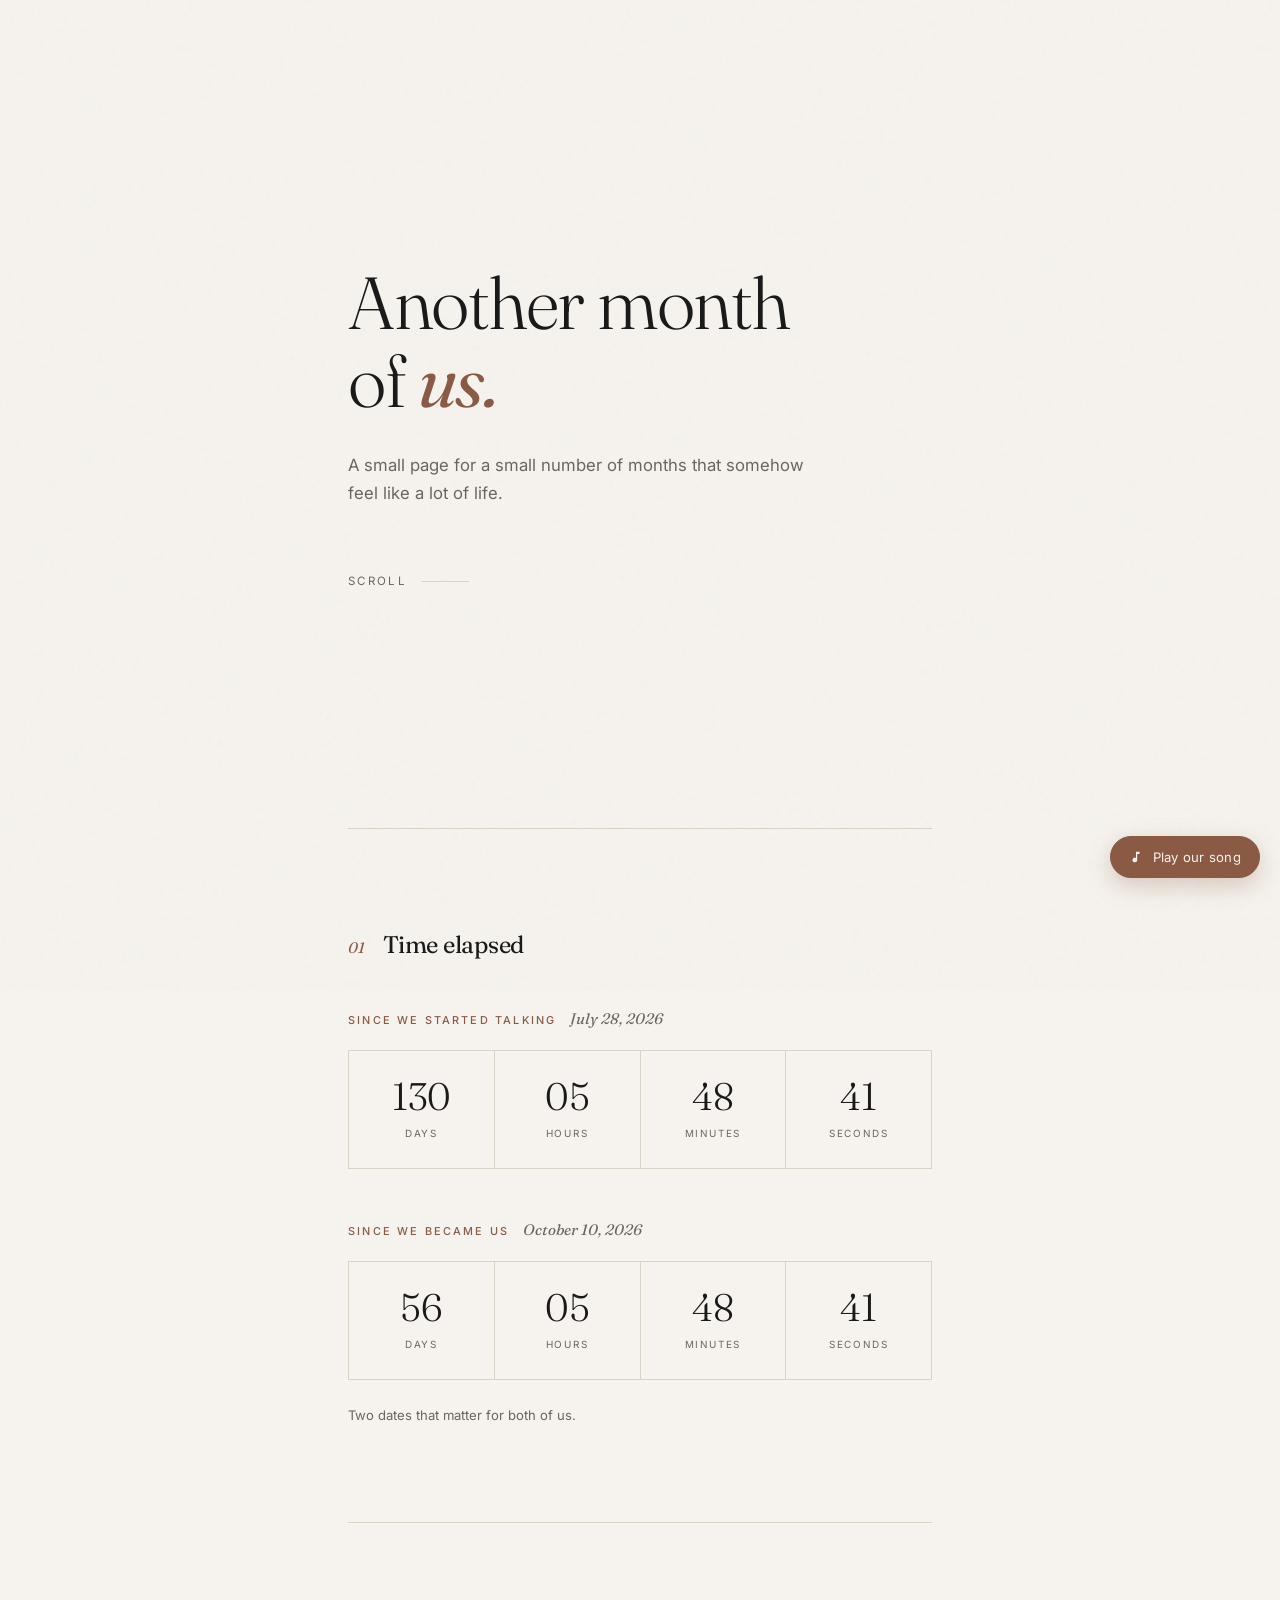
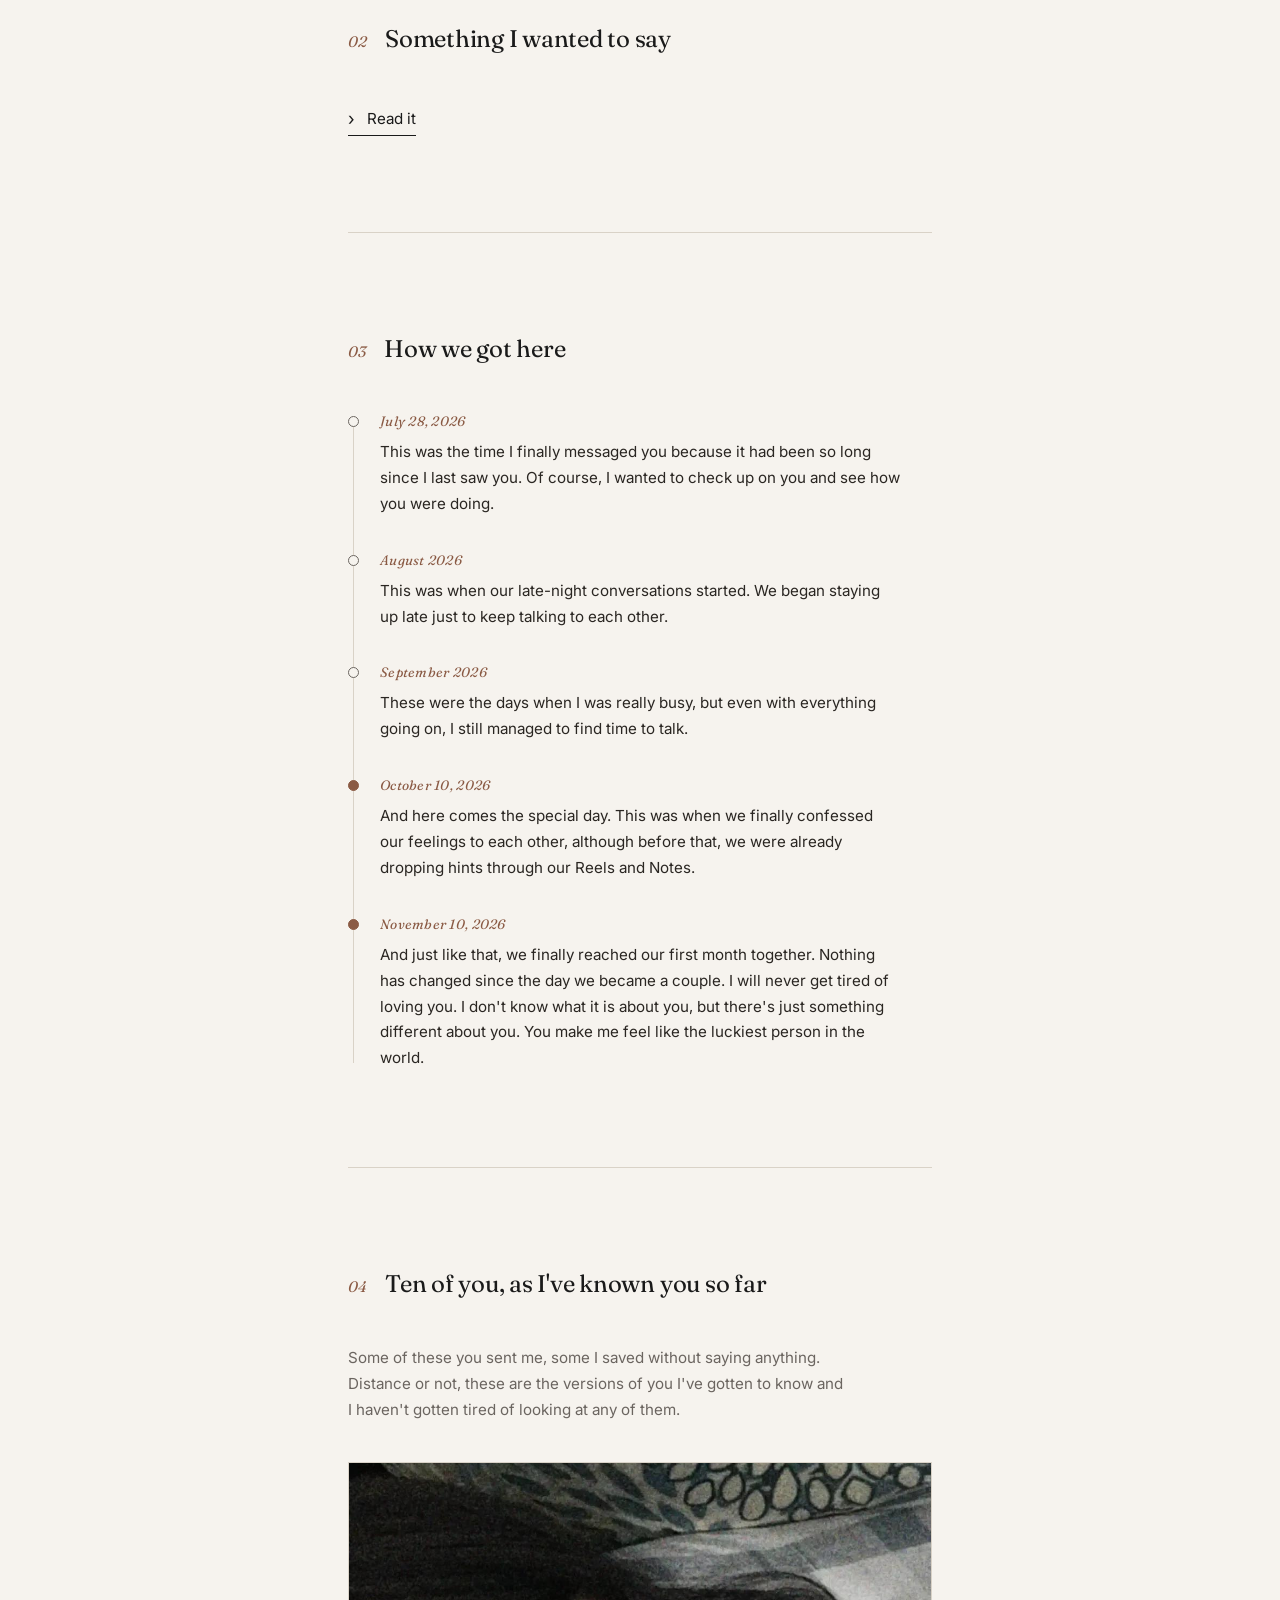
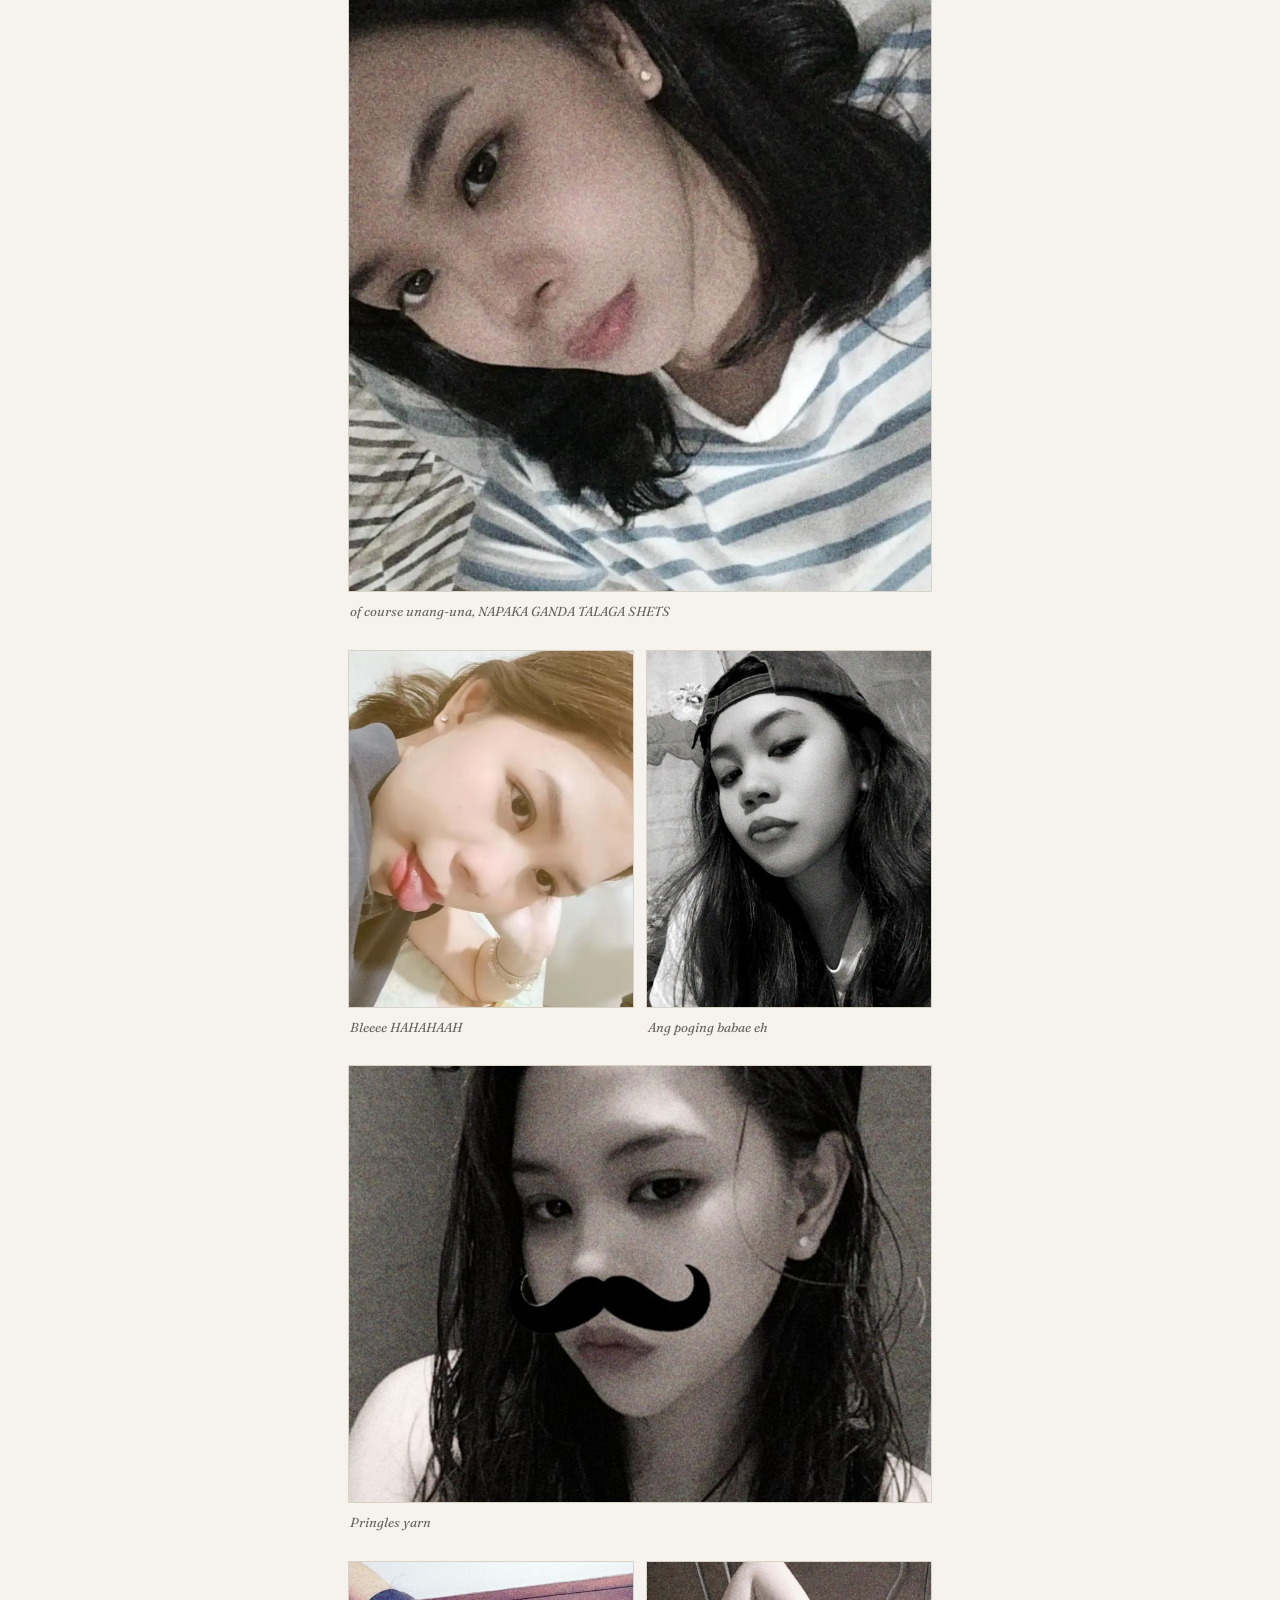
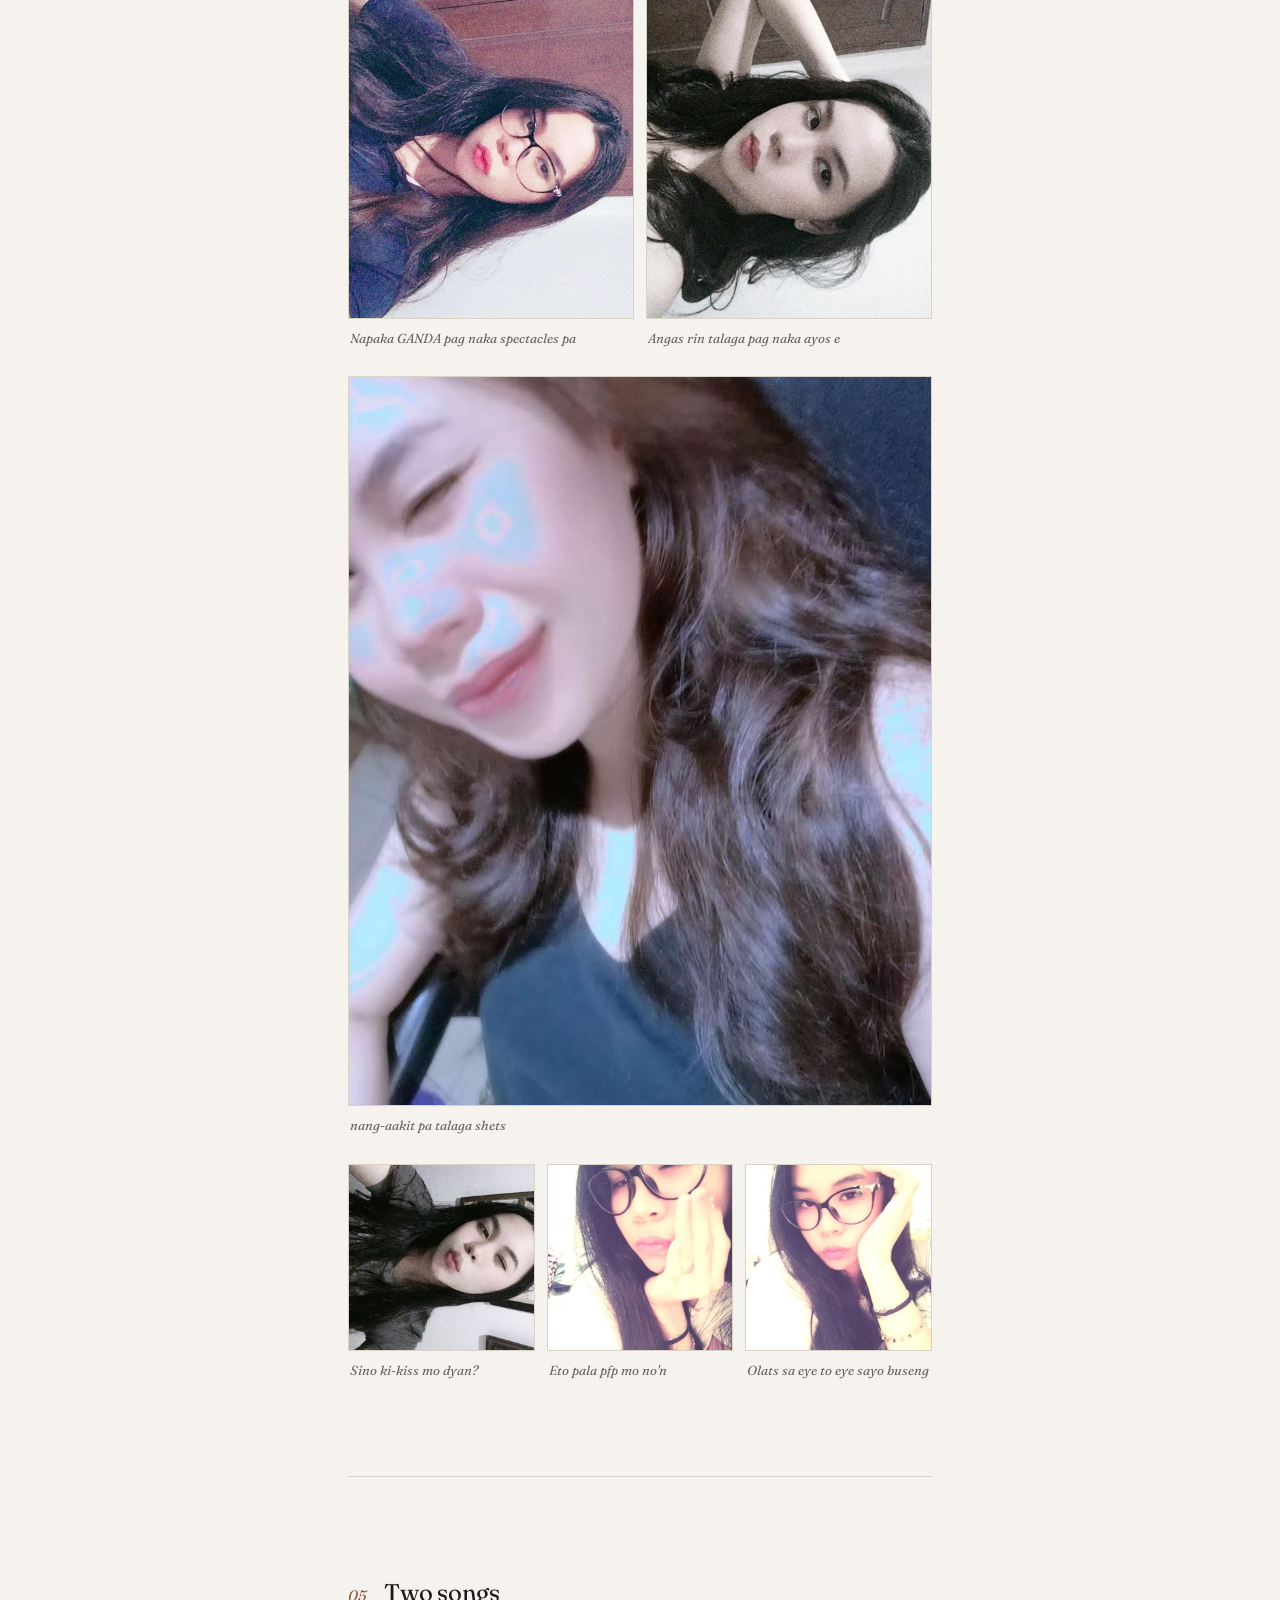
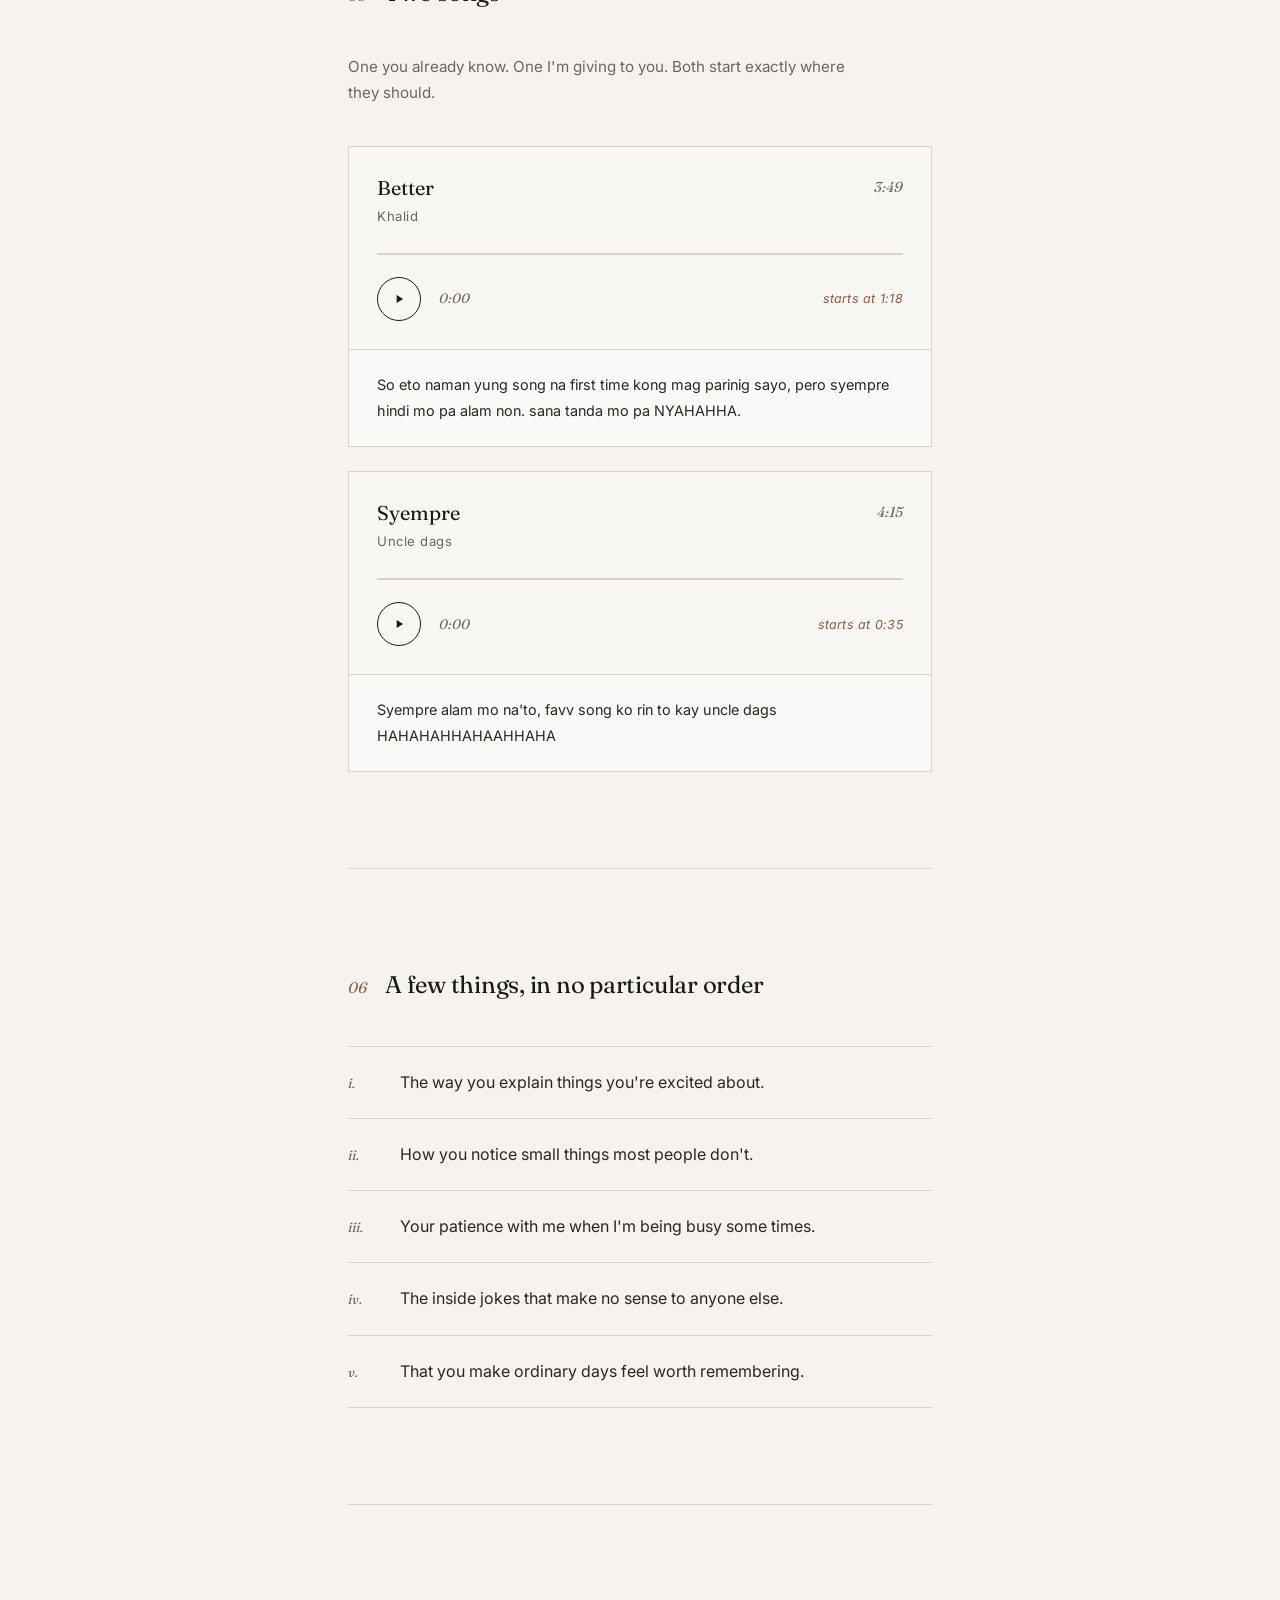
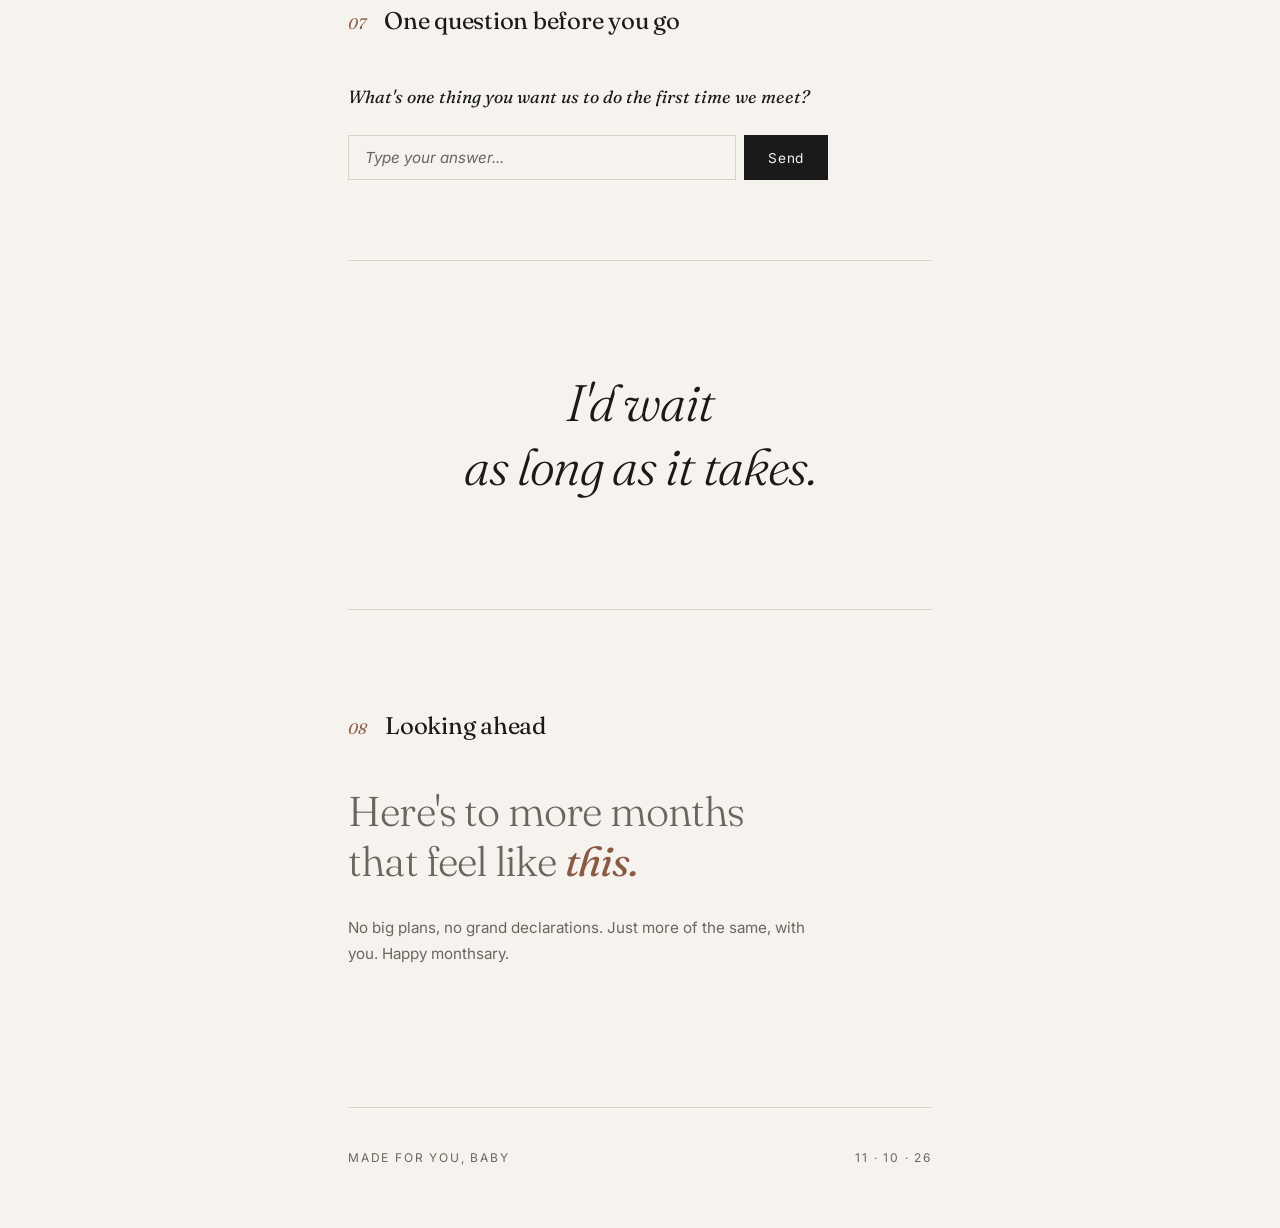
<file: index.html>
<!DOCTYPE html>
<html lang="en">
<head>
<meta charset="UTF-8">
<meta name="viewport" content="width=device-width, initial-scale=1.0">
<title>First month for us</title>
<link rel="preconnect" href="https://fonts.googleapis.com">
<link rel="preconnect" href="https://fonts.gstatic.com" crossorigin>
<link href="https://fonts.googleapis.com/css2?family=Fraunces:opsz,wght@9..144,300;9..144,400;9..144,500&family=Inter:wght@300;400;500&display=swap" rel="stylesheet">
<link rel="stylesheet" href="styles.css">
</head>
<body>

<!-- Reading progress bar -->
<div class="progress-track" aria-hidden="true">
  <div class="progress-fill" id="progressFill"></div>
</div>

<div class="wrap">

  <header class="hero">
    <div class="eyebrow"></div>
    <h1>Another month<br>of <em>us.</em></h1>
    <p class="lede">A small page for a small number of months that somehow feel like a lot of life.</p>
    <div class="scroll-cue">Scroll</div>
  </header>

  <!-- 01 COUNTER -->
  <section class="reveal">
    <div class="section-head">
      <span class="num">01</span>
      <h2>Time elapsed</h2>
    </div>

    <div class="time-group">
      <div class="time-label">
        <span class="tag">Since we started talking</span>
        <span class="date">July 28, 2026</span>
      </div>
      <div class="counter">
        <div class="cell"><span class="n flip-num" data-num="talk-d">0</span><span class="l">Days</span></div>
        <div class="cell"><span class="n flip-num" data-num="talk-h">0</span><span class="l">Hours</span></div>
        <div class="cell"><span class="n flip-num" data-num="talk-m">0</span><span class="l">Minutes</span></div>
        <div class="cell"><span class="n flip-num" data-num="talk-s">0</span><span class="l">Seconds</span></div>
      </div>
    </div>

    <div class="time-group">
      <div class="time-label">
        <span class="tag">Since we became us</span>
        <span class="date">October 10, 2026</span>
      </div>
      <div class="counter">
        <div class="cell"><span class="n flip-num" data-num="us-d">0</span><span class="l">Days</span></div>
        <div class="cell"><span class="n flip-num" data-num="us-h">0</span><span class="l">Hours</span></div>
        <div class="cell"><span class="n flip-num" data-num="us-m">0</span><span class="l">Minutes</span></div>
        <div class="cell"><span class="n flip-num" data-num="us-s">0</span><span class="l">Seconds</span></div>
      </div>
    </div>

    <p class="counter-note">
      Two dates that matter for both of us.
    </p>
  </section>

  <!-- 02 LETTER -->
  <section class="reveal">
    <div class="section-head">
      <span class="num">02</span>
      <h2>Something I wanted to say</h2>
    </div>
    <button class="letter-trigger" id="letterBtn" aria-expanded="false" aria-controls="letter">
      <span class="arrow">&rsaquo;</span>
      <span>Read it</span>
    </button>

    <div class="letter" id="letter">

      <div class="letter-toolbar">
        <button class="translate-btn" id="translateBtn" aria-pressed="false">
          <svg viewBox="0 0 24 24" aria-hidden="true">
            <path d="M12.87 15.07l-2.54-2.51.03-.03A17.52 17.52 0 0 0 14.07 6H17V4h-7V2H8v2H1v2h11.17C11.5 7.92 10.44 9.75 9 11.35 8.07 10.32 7.3 9.19 6.69 8h-2c.73 1.63 1.73 3.17 2.98 4.56l-5.09 5.02L4 19l5-5 3.11 3.11.76-2.04zM18.5 10h-2L12 22h2l1.12-3h4.75L21 22h2l-4.5-12zm-2.62 7l1.62-4.33L19.12 17h-3.24z"/>
          </svg>
          <span id="translateLabel">Translate to Tagalog</span>
        </button>
      </div>

      <div class="letter-content" data-lang="en">
        <p>Marianne,</p>
        <p>Baby, first of all, thank you for all the time you've been giving me. I think it all started when we kept having conversations with each other, even if it meant staying up late. Thank you because we wouldn't be like this if you hadn't made the first move back then. I was just too scared to say what I really felt, or in short, I was too shy HAHAHAHA.</p>
        <p>But anyway, here we are now, finally together, and I'm just really happy about it. It feels like I found a treasure chest HAHAHA.</p>
        <p>I'm also sorry if I can't give you the things you need right now, but I promise I'll make it up to you. I'll also be consistent in this relationship. I hope things between us never change and that we stay the way we are right now.</p>
        <p>And please, just tell me if there are things I say that are wrong so I can avoid saying them. Sometimes, I might go too far with the things I say without realizing that they're already wrong. I promise I'll keep changing and improving.</p>
        <p>That's all, and thank you so much for everything, I love you so much!</p>
        <p class="sign">— Chester</p>
      </div>

      <div class="letter-content" data-lang="tl" hidden>
        <p>Marianne,</p>
        <p>Baby, una sa lahat, thank you sa lahat ng time na binibigay mo sakin simula na siguro to nung sunod sunod na pag-uusap natin na puro puyatan pa, then thank you kasi hindi sana tayo ganto kung hindi pa ikaw nag first move non, parang takot pa kasi ako non sabihin talaga o in short torpe HAHAHAHA</p>
        <p>Pero so yun na nga andito na tayo sa time na naging tayo na which is para sakin sobrang saya and hindi ko lang na expect na ganto mangyayari, kasi sino ba naman diba ikaw pa talaga nagka gusto sakin tas ang ganda ganda mo pa aa, para akong nakakita ng treasure chest nyan HAHAHAHAHA</p>
        <p>Then sorry if sa ngayon hindi ko pa kaya ibigay yung mga things na need mo, pero promise babawi't babawi ako and then magiging consistent ako sa relationship natin na'to, huwag sana magbago kung ano tayo ngayon.</p>
        <p>And magsabi kalang if may mga bagay akong maling nasasabi para maiwasan ko kasi minsan o siguro sumosobra na rin ako sa mga sinasabi ko na mali na pala ganon, promise magbabago at magbabago ako.</p>
        <p>'Yun lang, baby. Thank you so much sa lahat, I love you so much!</p>
        <p class="sign">— Chester</p>
      </div>

    </div>
  </section>

  <!-- 03 TIMELINE -->
  <section class="reveal">
    <div class="section-head">
      <span class="num">03</span>
      <h2>How we got here</h2>
    </div>
    <div class="timeline">
      <div class="tl-item">
        <div class="tl-dot"></div>
        <div class="tl-date">July 28, 2026</div>
        <div class="tl-text">This was the time I finally messaged you because it had been so long since I last saw you. Of course, I wanted to check up on you and see how you were doing.</div>
      </div>
      <div class="tl-item">
        <div class="tl-dot"></div>
        <div class="tl-date">August 2026</div>
        <div class="tl-text">This was when our late-night conversations started. We began staying up late just to keep talking to each other.</div>
      </div>
      <div class="tl-item">
        <div class="tl-dot"></div>
        <div class="tl-date">September 2026</div>
        <div class="tl-text">These were the days when I was really busy, but even with everything going on, I still managed to find time to talk.</div>
      </div>
      <div class="tl-item">
        <div class="tl-dot accent"></div>
        <div class="tl-date">October 10, 2026</div>
        <div class="tl-text">And here comes the special day. This was when we finally confessed our feelings to each other, although before that, we were already dropping hints through our Reels and Notes.</div>
      </div>
      <div class="tl-item">
        <div class="tl-dot accent"></div>
        <div class="tl-date">November 10, 2026</div>
        <div class="tl-text">And just like that, we finally reached our first month together. Nothing has changed since the day we became a couple. I will never get tired of loving you. I don't know what it is about you, but there's just something different about you. You make me feel like the luckiest person in the world.</div>
      </div>
    </div>
  </section>

  <!-- 04 PHOTOS -->
  <section class="reveal">
    <div class="section-head">
      <span class="num">04</span>
      <h2>Ten of you, as I've known you so far</h2>
    </div>
    <p class="photo-intro">
      Some of these you sent me, some I saved without saying anything. Distance or not, these are the versions of you I've gotten to know and I haven't gotten tired of looking at any of them.
    </p>

    <div class="gallery">

      <div class="photo-row full">
        <div class="photo">
          <div class="photo-frame portrait">
            <img src="5.jpg" alt="Photo 1" data-lightbox data-caption="of course unang-una, NAPAKA GANDA TALAGA SHETS">
          </div>
          <p class="photo-cap">of course unang-una, NAPAKA GANDA TALAGA SHETS</p>
        </div>
      </div>

      <div class="photo-row duo">
        <div class="photo">
          <div class="photo-frame portrait">
            <img src="7.jpg" alt="Photo 2" data-lightbox data-caption="Bleeee HAHAHAAH">
          </div>
          <p class="photo-cap">Bleeee HAHAHAAH</p>
        </div>
        <div class="photo">
          <div class="photo-frame portrait">
            <img src="9.jpg" alt="Photo 3" data-lightbox data-caption="Ang poging babae eh">
          </div>
          <p class="photo-cap">Ang poging babae eh</p>
        </div>
      </div>

      <div class="photo-row full">
        <div class="photo">
          <div class="photo-frame wide">
            <img src="6.jpg" alt="Photo 4" data-lightbox data-caption="Pringles yarn">
          </div>
          <p class="photo-cap">Pringles yarn</p>
        </div>
      </div>

      <div class="photo-row duo">
        <div class="photo">
          <div class="photo-frame portrait">
            <img src="2.jpg" alt="Photo 5" data-lightbox data-caption="Napaka GANDA pag naka spectacles pa">
          </div>
          <p class="photo-cap">Napaka GANDA pag naka spectacles pa</p>
        </div>
        <div class="photo">
          <div class="photo-frame portrait">
            <img src="8.jpg" alt="Photo 6" data-lightbox data-caption="Angas rin talaga pag naka ayos e">
          </div>
          <p class="photo-cap">Angas rin talaga pag naka ayos e</p>
        </div>
      </div>

      <div class="photo-row full">
        <div class="photo">
          <div class="photo-frame portrait">
            <img src="1.jpg" alt="Photo 7" data-lightbox data-caption="nang-aakit pa talaga shets">
          </div>
          <p class="photo-cap">nang-aakit pa talaga shets</p>
        </div>
      </div>

      <div class="photo-row trio">
        <div class="photo">
          <div class="photo-frame square">
            <img src="3.jpg" alt="Photo 8" data-lightbox data-caption="Sino ki-kiss mo dyan?">
          </div>
          <p class="photo-cap">Sino ki-kiss mo dyan?</p>
        </div>
        <div class="photo">
          <div class="photo-frame square">
            <img src="4.jpg" alt="Photo 9" data-lightbox data-caption="Eto pala pfp mo no'n">
          </div>
          <p class="photo-cap">Eto pala pfp mo no'n</p>
        </div>
        <div class="photo">
          <div class="photo-frame square">
            <img src="10.jpg" alt="Photo 10" data-lightbox data-caption="Olats sa eye to eye sayo buseng">
          </div>
          <p class="photo-cap">Olats sa eye to eye sayo buseng</p>
        </div>
      </div>

    </div>
  </section>

  <!-- 05 MUSIC -->
  <section class="reveal">
    <div class="section-head">
      <span class="num">05</span>
      <h2>Two songs</h2>
    </div>
    <p class="music-intro">One you already know. One I'm giving to you. Both start exactly where they should.</p>

    <div class="track">
      <div class="track-player">
        <div class="music-meta">
          <div>
            <div class="music-title">Better</div>
            <div class="music-artist">Khalid</div>
          </div>
          <div class="music-duration" data-dur="track1">0:00</div>
        </div>

        <div class="progress-wrap" data-track="track1">
          <div class="progress-bar" data-bar="track1"></div>
        </div>

        <div class="controls">
          <button class="play-btn" data-play="track1" aria-label="Play">
            <svg data-icon="track1" viewBox="0 0 24 24"><path d="M8 5v14l11-7z"/></svg>
          </button>
          <span class="time" data-time="track1">0:00</span>
          <span class="start-hint" data-hint="track1"></span>
        </div>
      </div>

      <p class="music-note">
        So eto naman yung song na first time kong mag parinig sayo, pero syempre hindi mo pa alam non. sana tanda mo pa NYAHAHHA.
      </p>

      <audio id="track1" preload="metadata" src="Khalid - Better (Lyrics).mp3" data-start="1:18"></audio>
    </div>

    <div class="track">
      <div class="track-player">
        <div class="music-meta">
          <div>
            <div class="music-title">Syempre</div>
            <div class="music-artist">Uncle dags</div>
          </div>
          <div class="music-duration" data-dur="track2">0:00</div>
        </div>

        <div class="progress-wrap" data-track="track2">
          <div class="progress-bar" data-bar="track2"></div>
        </div>

        <div class="controls">
          <button class="play-btn" data-play="track2" aria-label="Play">
            <svg data-icon="track2" viewBox="0 0 24 24"><path d="M8 5v14l11-7z"/></svg>
          </button>
          <span class="time" data-time="track2">0:00</span>
          <span class="start-hint" data-hint="track2"></span>
        </div>
      </div>

      <p class="music-note">
        Syempre alam mo na'to, favv song ko rin to kay uncle dags HAHAHAHHAHAAHHAHA
      </p>

      <audio id="track2" preload="metadata" src="Willi Revillame - Syempre (Lyrics).mp3" data-start="35"></audio>
    </div>
  </section>

  <!-- 06 REASONS -->
  <section class="reveal">
    <div class="section-head">
      <span class="num">06</span>
      <h2>A few things, in no particular order</h2>
    </div>
    <ul class="reasons" id="reasons">
      <li><span class="idx">i.</span><span class="txt">The way you explain things you're excited about.</span></li>
      <li><span class="idx">ii.</span><span class="txt">How you notice small things most people don't.</span></li>
      <li><span class="idx">iii.</span><span class="txt">Your patience with me when I'm being busy some times.</span></li>
      <li><span class="idx">iv.</span><span class="txt">The inside jokes that make no sense to anyone else.</span></li>
      <li><span class="idx">v.</span><span class="txt">That you make ordinary days feel worth remembering.</span></li>
    </ul>
  </section>

  <!-- 07 QUESTION -->
  <section class="reveal question-section">
    <div class="section-head">
      <span class="num">07</span>
      <h2>One question before you go</h2>
    </div>
    <p class="question-text">What's one thing you want us to do the first time we meet?</p>
    <form class="question-form" id="questionForm">
      <input type="text" id="questionInput" placeholder="Type your answer..." autocomplete="off">
      <button type="submit">Send</button>
    </form>
    <p class="question-response" id="questionResponse" hidden>Noted. Consider it happening.</p>
  </section>

  <!-- CLOSING QUOTE -->
  <section class="closing-quote reveal">
    <p class="big-quote">I'd wait<br>as long as it takes.</p>
  </section>

  <!-- 08 CLOSING -->
  <section class="closing reveal">
    <div class="section-head">
      <span class="num">08</span>
      <h2>Looking ahead</h2>
    </div>
    <p class="big">Here's to more months<br>that feel like <em>this.</em></p>
    <p>No big plans, no grand declarations. Just more of the same, with you. Happy monthsary.</p>
  </section>

  <footer>
    <span>Made for you, Baby</span>
    <span>11 · 10 · 26</span>
  </footer>

</div>

<!-- FLOATING SONG PILL -->
<button class="song-pill" id="songPill" aria-label="Play our song">
  <svg viewBox="0 0 24 24" aria-hidden="true">
    <path d="M12 3v10.55A4 4 0 1 0 14 17V7h4V3h-6z"/>
  </svg>
  <span>Play our song</span>
</button>

<script src="script.js"></script>

</body>
</html>
</file>
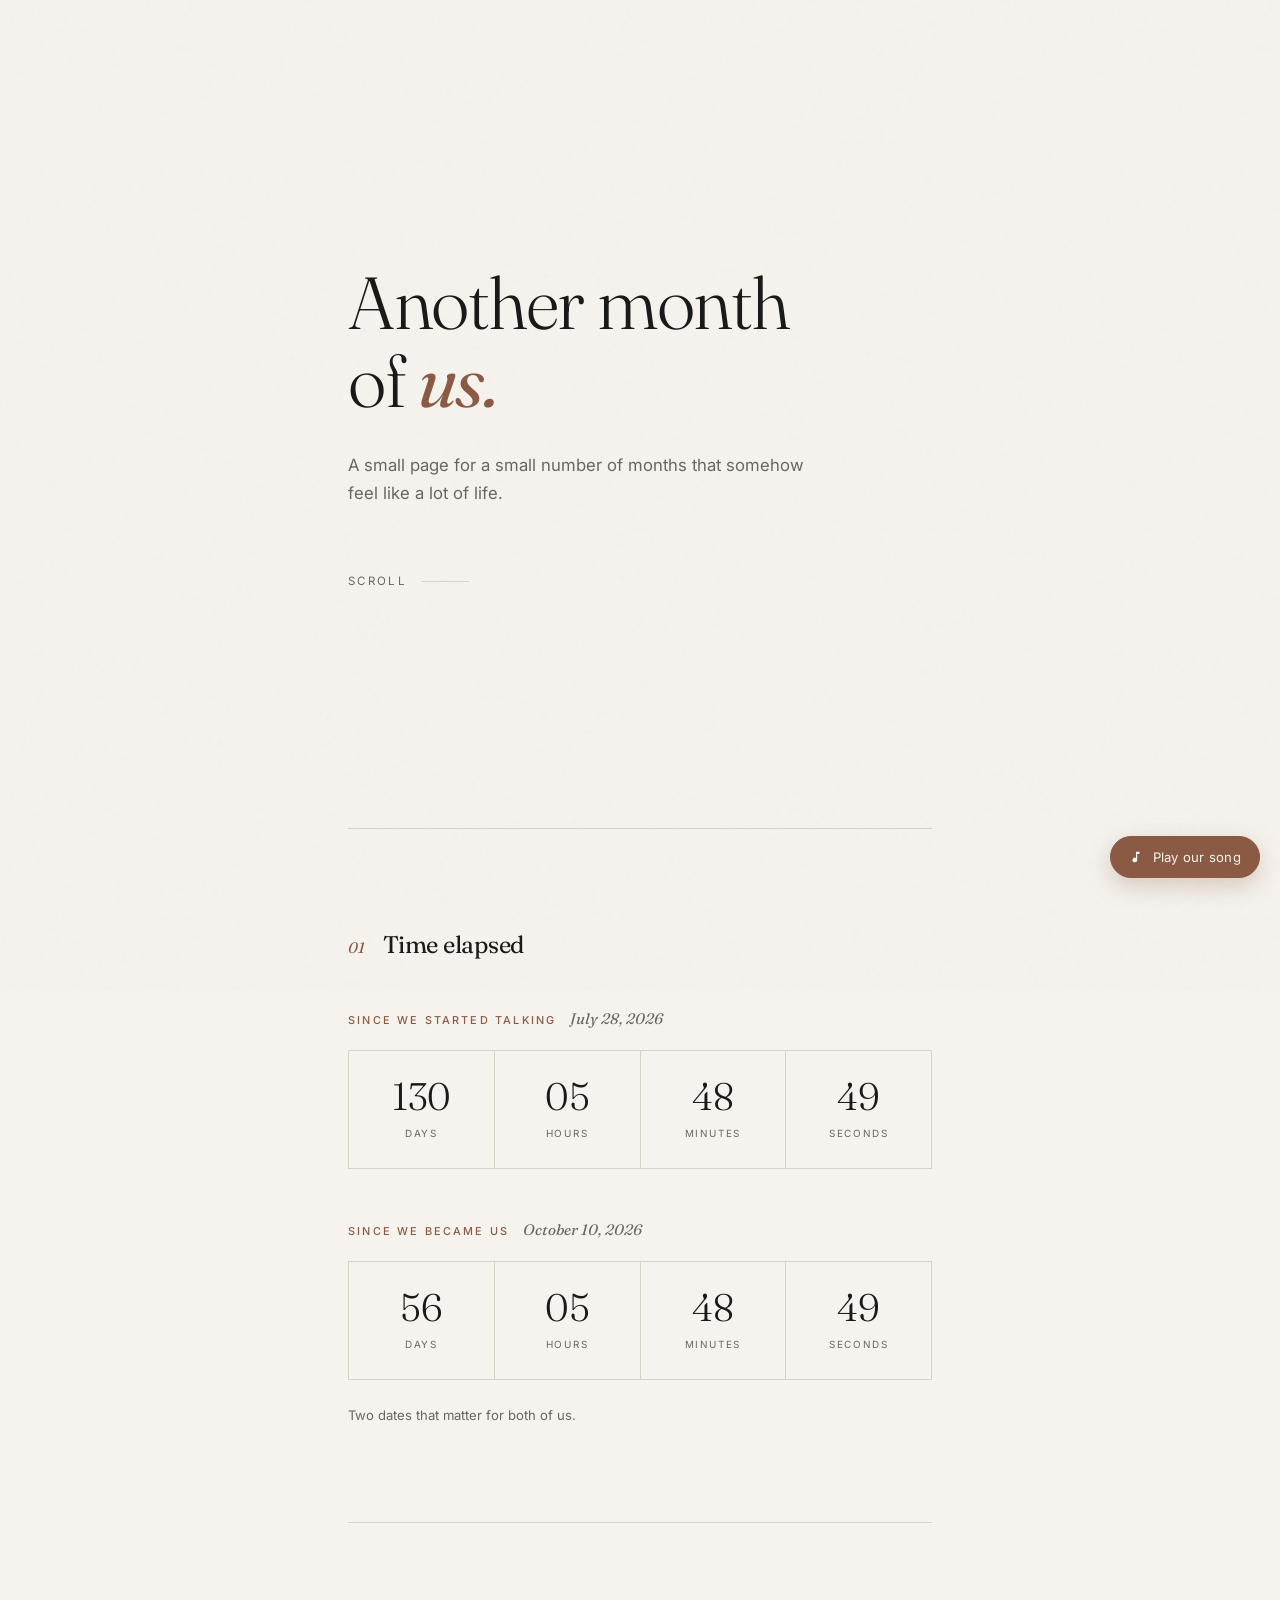
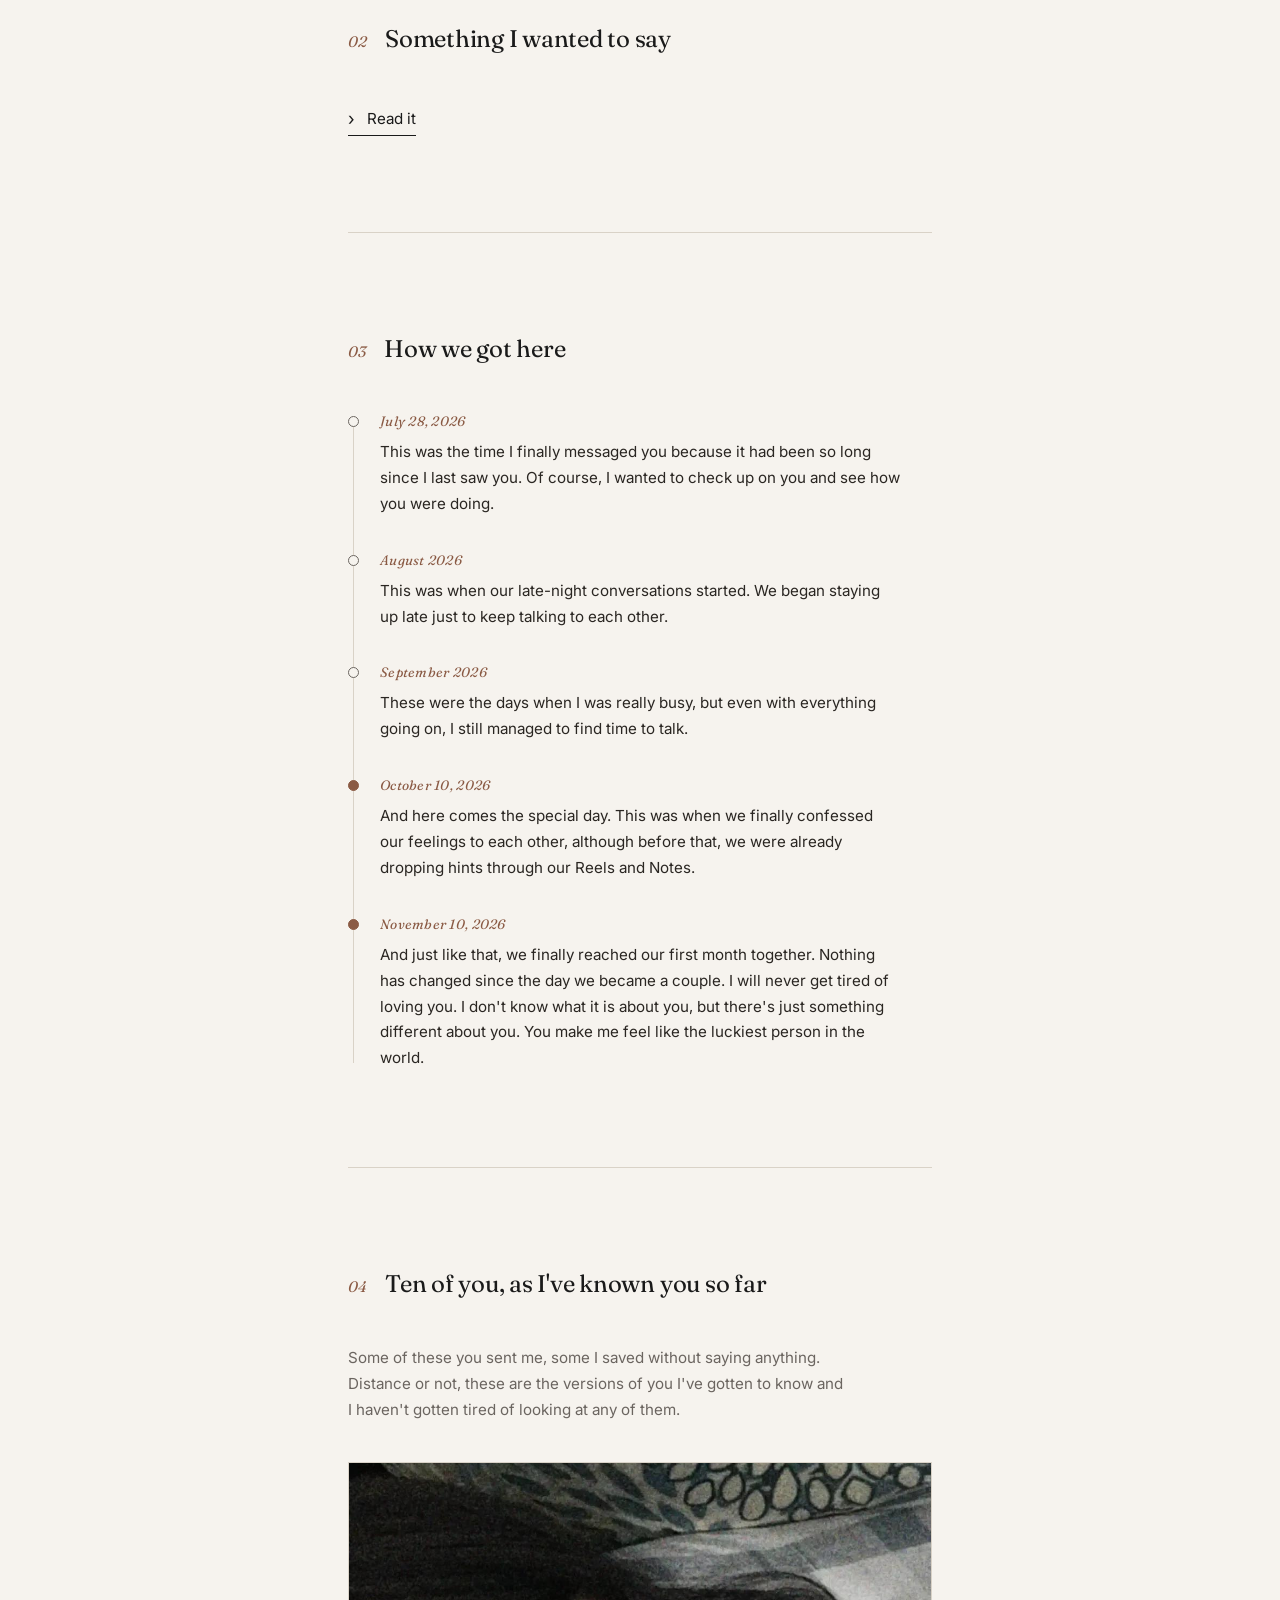
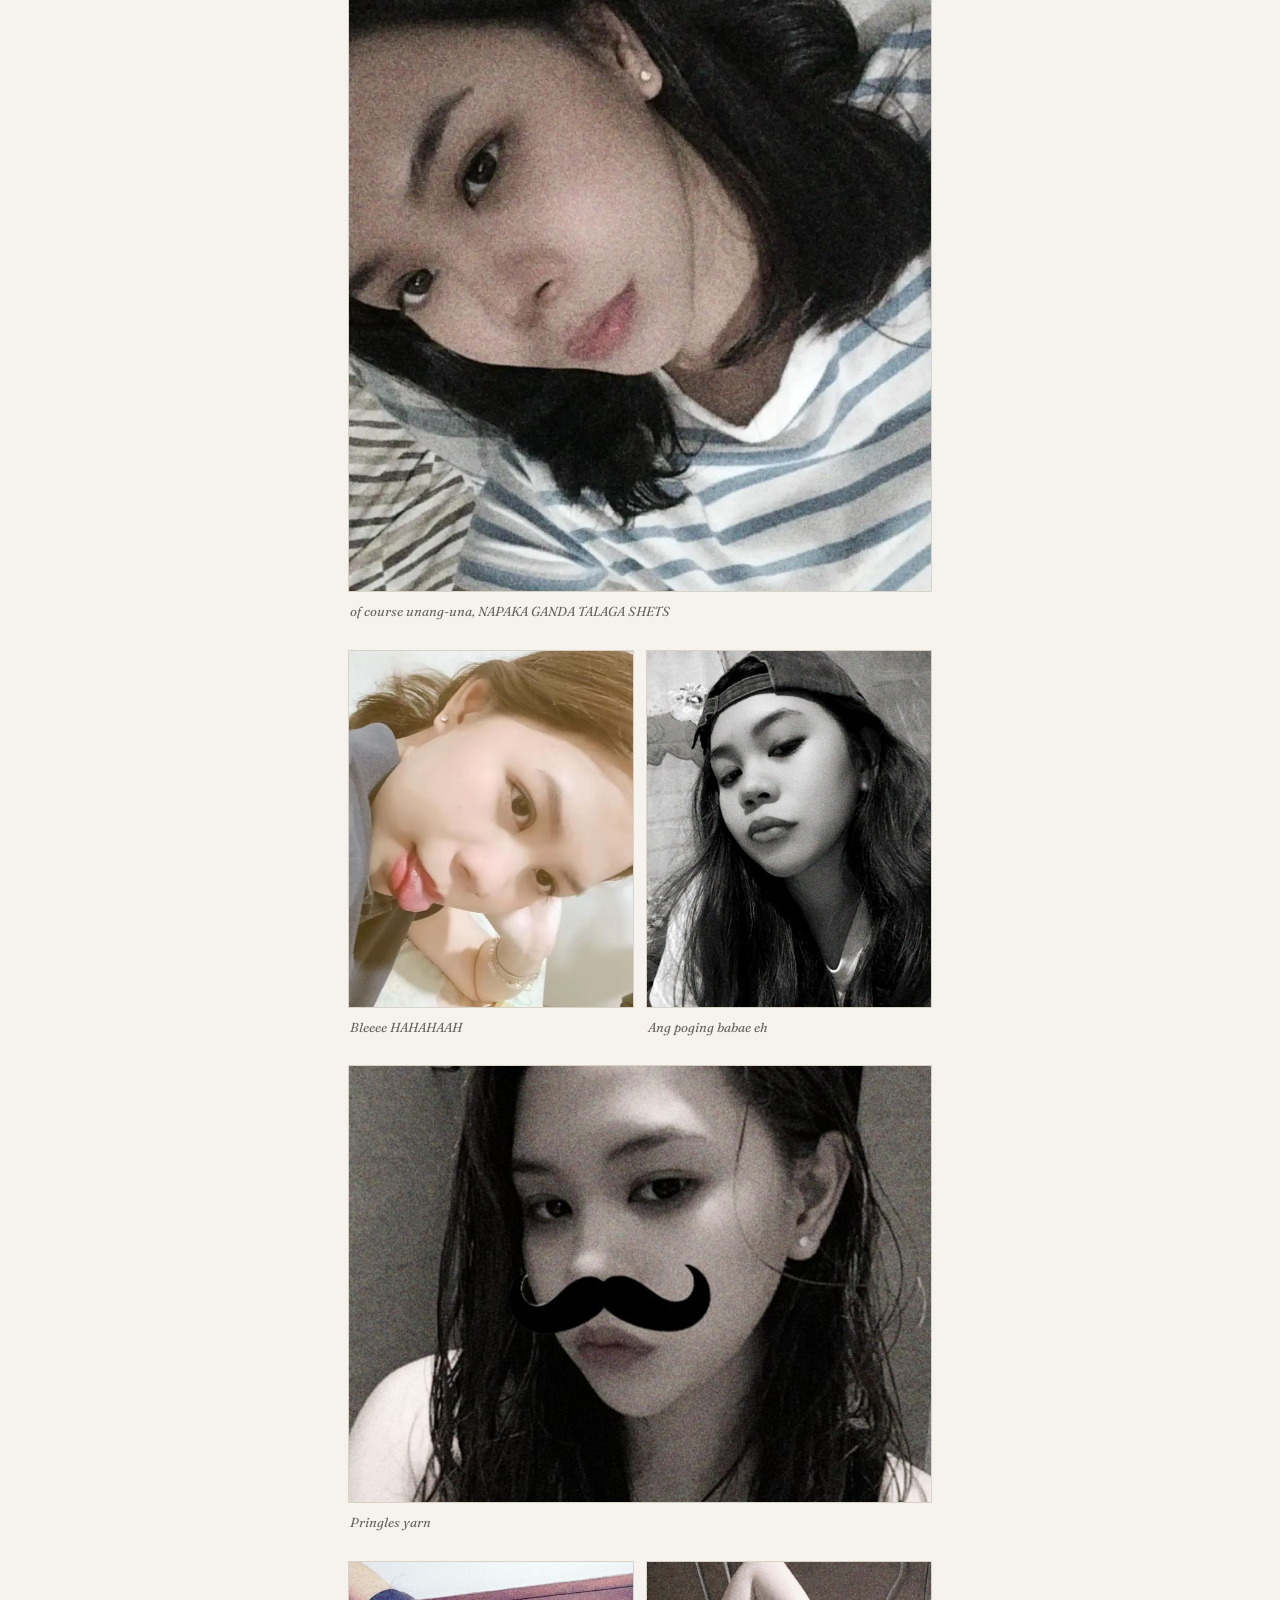
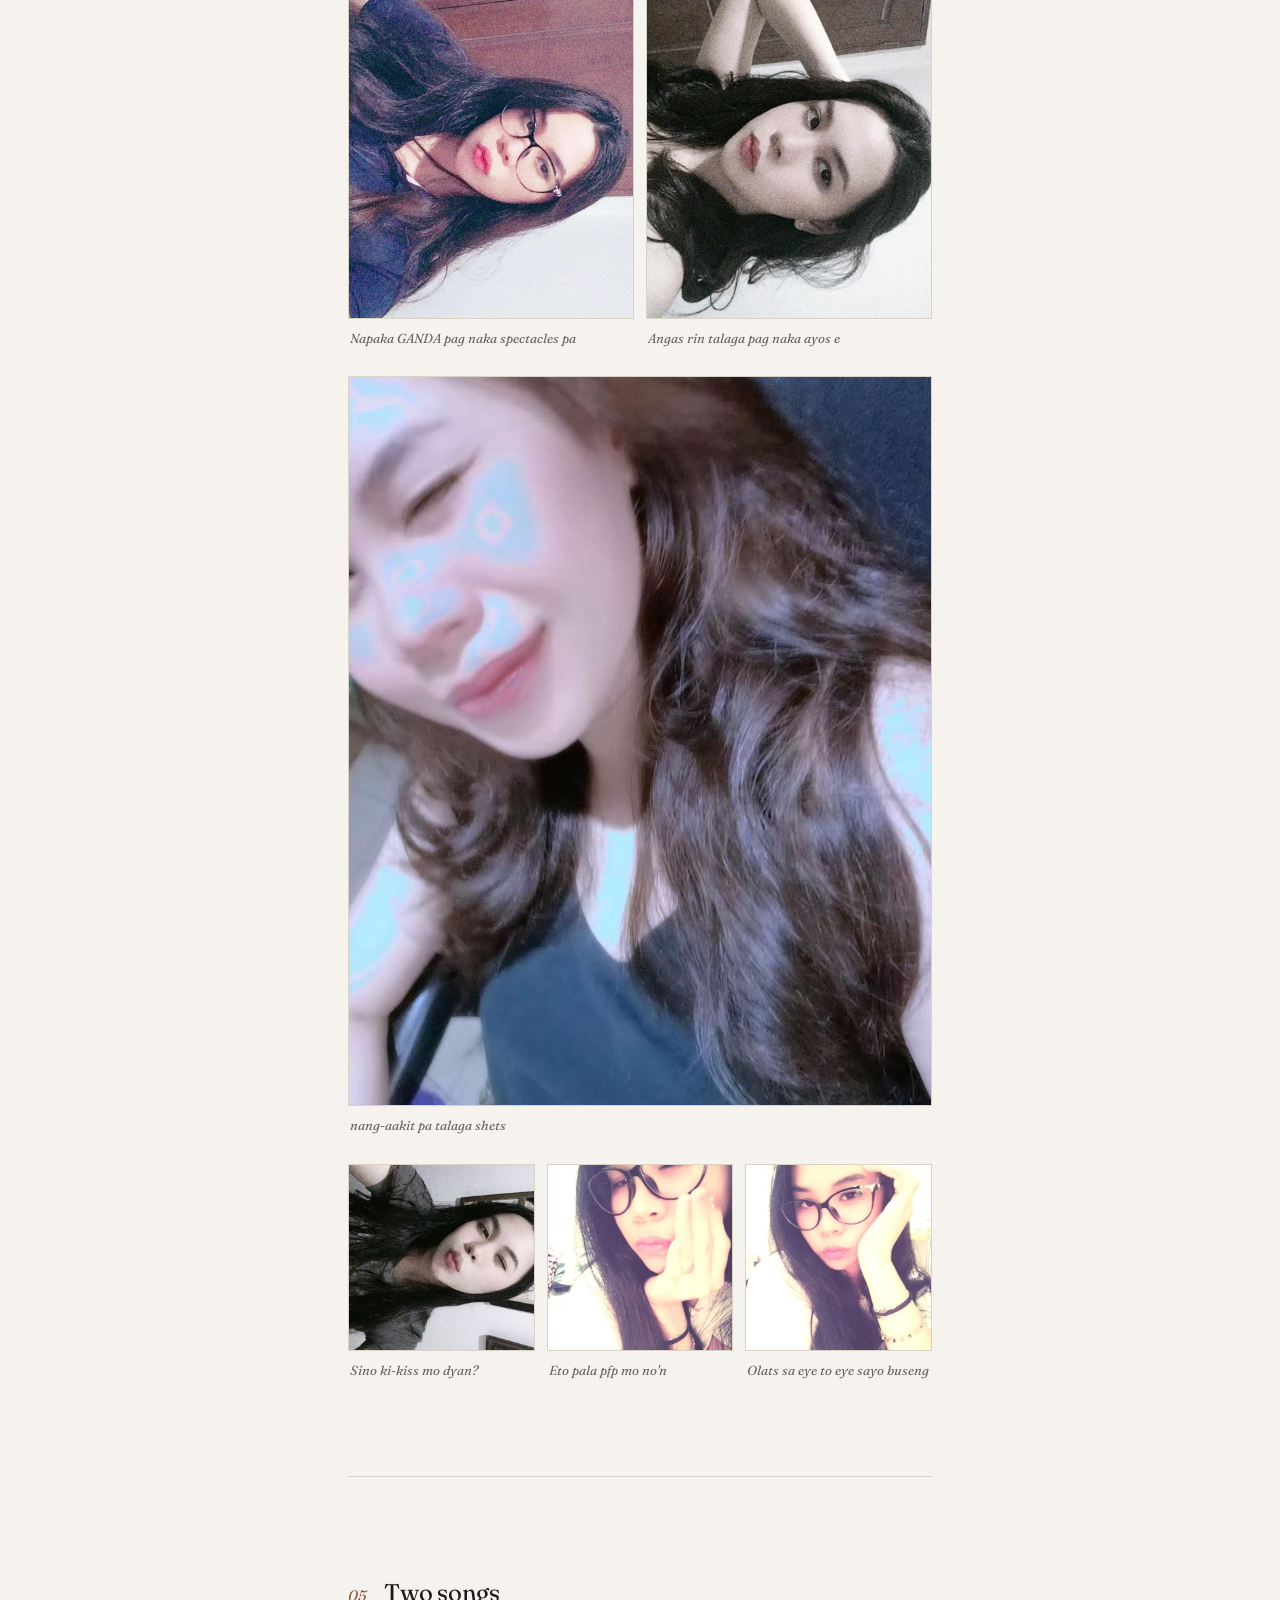
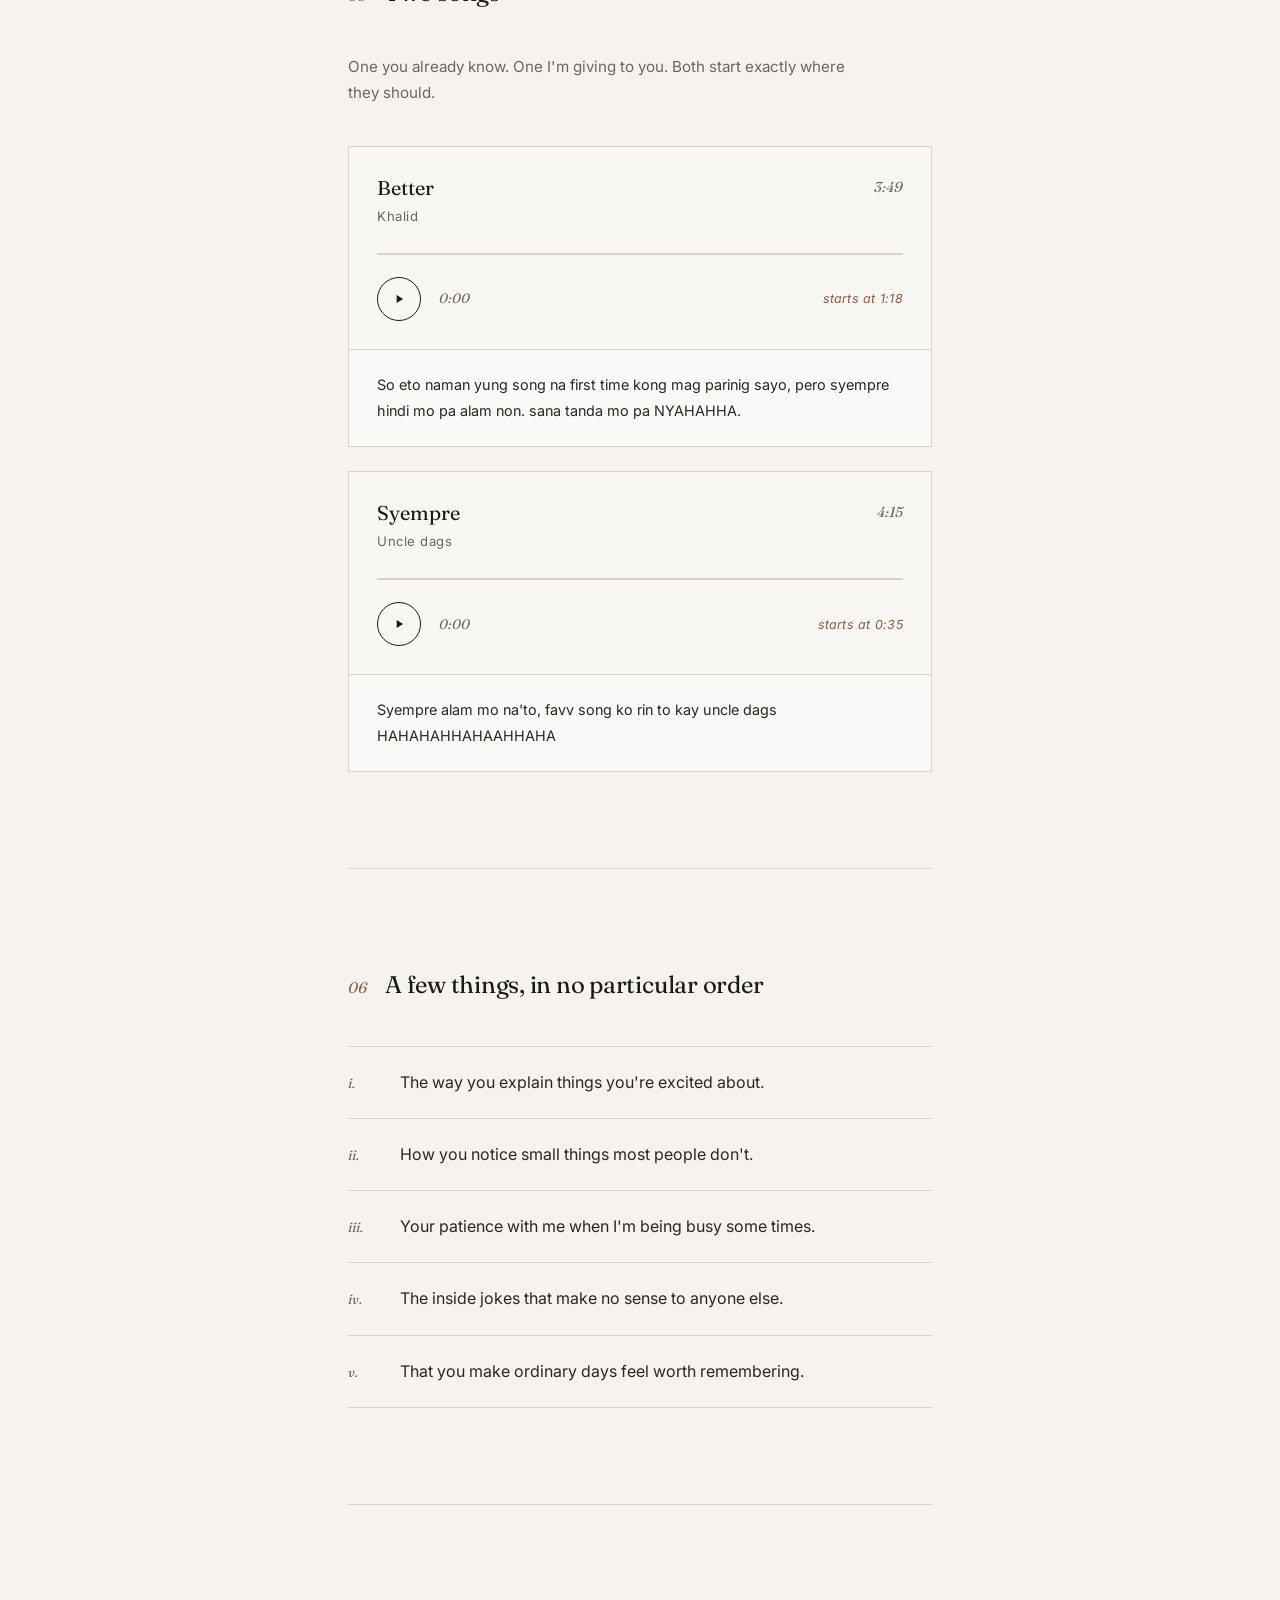
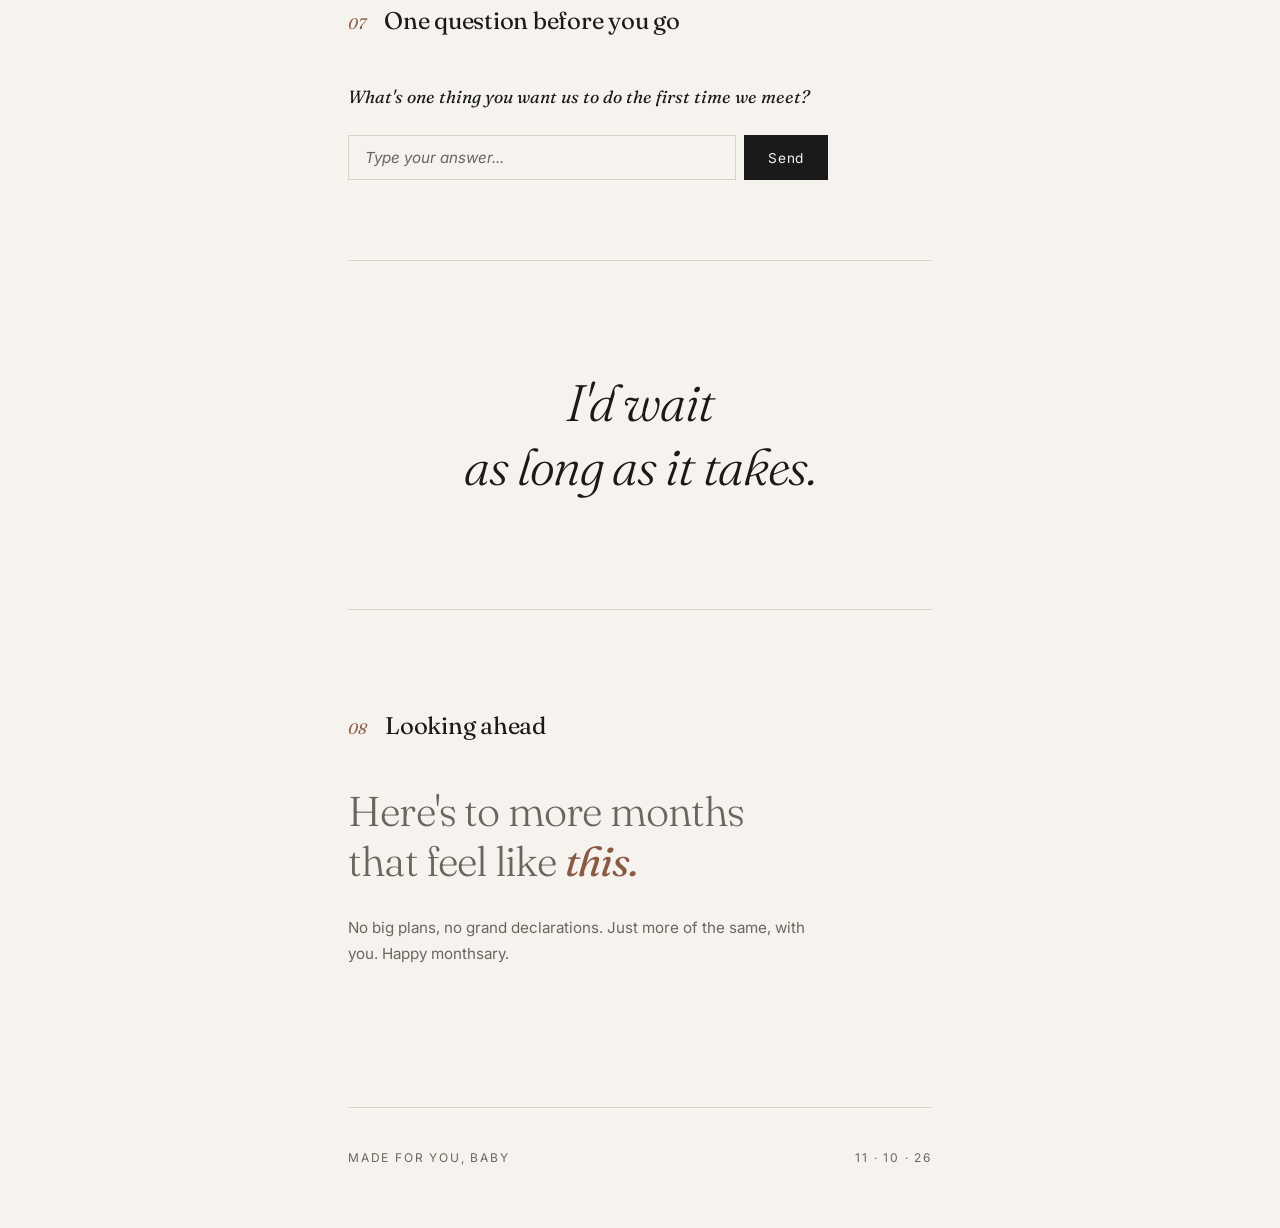
<file: main.html>
<!DOCTYPE html>
<html lang="en">
<head>
<meta charset="UTF-8">
<meta name="viewport" content="width=device-width, initial-scale=1.0">
<title>first month for us</title>
<link rel="preconnect" href="https://fonts.googleapis.com">
<link rel="preconnect" href="https://fonts.gstatic.com" crossorigin>
<link href="https://fonts.googleapis.com/css2?family=Fraunces:opsz,wght@9..144,300;9..144,400;9..144,500&family=Inter:wght@300;400;500&display=swap" rel="stylesheet">
<link rel="stylesheet" href="styles.css">
</head>
<body>

<!-- Reading progress bar -->
<div class="progress-track" aria-hidden="true">
  <div class="progress-fill" id="progressFill"></div>
</div>

<div class="wrap">

  <header class="hero">
    <div class="eyebrow"></div>
    <h1>Another month<br>of <em>us.</em></h1>
    <p class="lede">A small page for a small number of months that somehow feel like a lot of life.</p>
    <div class="scroll-cue">Scroll</div>
  </header>

  <!-- 01 COUNTER -->
  <section class="reveal">
    <div class="section-head">
      <span class="num">01</span>
      <h2>Time elapsed</h2>
    </div>

    <div class="time-group">
      <div class="time-label">
        <span class="tag">Since we started talking</span>
        <span class="date">July 28, 2026</span>
      </div>
      <div class="counter">
        <div class="cell"><span class="n flip-num" data-num="talk-d">0</span><span class="l">Days</span></div>
        <div class="cell"><span class="n flip-num" data-num="talk-h">0</span><span class="l">Hours</span></div>
        <div class="cell"><span class="n flip-num" data-num="talk-m">0</span><span class="l">Minutes</span></div>
        <div class="cell"><span class="n flip-num" data-num="talk-s">0</span><span class="l">Seconds</span></div>
      </div>
    </div>

    <div class="time-group">
      <div class="time-label">
        <span class="tag">Since we became us</span>
        <span class="date">October 10, 2026</span>
      </div>
      <div class="counter">
        <div class="cell"><span class="n flip-num" data-num="us-d">0</span><span class="l">Days</span></div>
        <div class="cell"><span class="n flip-num" data-num="us-h">0</span><span class="l">Hours</span></div>
        <div class="cell"><span class="n flip-num" data-num="us-m">0</span><span class="l">Minutes</span></div>
        <div class="cell"><span class="n flip-num" data-num="us-s">0</span><span class="l">Seconds</span></div>
      </div>
    </div>

    <p class="counter-note">
      Two dates that matter for both of us.
    </p>
  </section>

  <!-- 02 LETTER -->
  <section class="reveal">
    <div class="section-head">
      <span class="num">02</span>
      <h2>Something I wanted to say</h2>
    </div>
    <button class="letter-trigger" id="letterBtn" aria-expanded="false" aria-controls="letter">
      <span class="arrow">&rsaquo;</span>
      <span>Read it</span>
    </button>

    <div class="letter" id="letter">

      <div class="letter-toolbar">
        <button class="translate-btn" id="translateBtn" aria-pressed="false">
          <svg viewBox="0 0 24 24" aria-hidden="true">
            <path d="M12.87 15.07l-2.54-2.51.03-.03A17.52 17.52 0 0 0 14.07 6H17V4h-7V2H8v2H1v2h11.17C11.5 7.92 10.44 9.75 9 11.35 8.07 10.32 7.3 9.19 6.69 8h-2c.73 1.63 1.73 3.17 2.98 4.56l-5.09 5.02L4 19l5-5 3.11 3.11.76-2.04zM18.5 10h-2L12 22h2l1.12-3h4.75L21 22h2l-4.5-12zm-2.62 7l1.62-4.33L19.12 17h-3.24z"/>
          </svg>
          <span id="translateLabel">Translate to Tagalog</span>
        </button>
      </div>

      <div class="letter-content" data-lang="en">
        <p>Marianne,</p>
        <p>Baby, first of all, thank you for all the time you've been giving me. I think it all started when we kept having conversations with each other, even if it meant staying up late. Thank you because we wouldn't be like this if you hadn't made the first move back then. I was just too scared to say what I really felt, or in short, I was too shy HAHAHAHA.</p>
        <p>But anyway, here we are now, finally together, and I'm just really happy about it. It feels like I found a treasure chest HAHAHA.</p>
        <p>I'm also sorry if I can't give you the things you need right now, but I promise I'll make it up to you. I'll also be consistent in this relationship. I hope things between us never change and that we stay the way we are right now.</p>
        <p>And please, just tell me if there are things I say that are wrong so I can avoid saying them. Sometimes, I might go too far with the things I say without realizing that they're already wrong. I promise I'll keep changing and improving.</p>
        <p>That's all, and thank you so much for everything, I love you so much!</p>
        <p class="sign">— Chester</p>
      </div>

      <div class="letter-content" data-lang="tl" hidden>
        <p>Marianne,</p>
        <p>Baby, una sa lahat, thank you sa lahat ng time na binibigay mo sakin simula na siguro to nung sunod sunod na pag-uusap natin na puro puyatan pa, then thank you kasi hindi sana tayo ganto kung hindi pa ikaw nag first move non, parang takot pa kasi ako non sabihin talaga o in short torpe HAHAHAHA</p>
        <p>Pero so yun na nga andito na tayo sa time na naging tayo na which is para sakin sobrang saya and hindi ko lang na expect na ganto mangyayari, kasi sino ba naman diba ikaw pa talaga nagka gusto sakin tas ang ganda ganda mo pa aa, para akong nakakita ng treasure chest nyan HAHAHAHAHA</p>
        <p>Then sorry if sa ngayon hindi ko pa kaya ibigay yung mga things na need mo, pero promise babawi't babawi ako and then magiging consistent ako sa relationship natin na'to, huwag sana magbago kung ano tayo ngayon.</p>
        <p>And magsabi kalang if may mga bagay akong maling nasasabi para maiwasan ko kasi minsan o siguro sumosobra na rin ako sa mga sinasabi ko na mali na pala ganon, promise magbabago at magbabago ako.</p>
        <p>'Yun lang, baby. Thank you so much sa lahat, I love you so much!</p>
        <p class="sign">— Chester</p>
      </div>

    </div>
  </section>

  <!-- 03 TIMELINE -->
  <section class="reveal">
    <div class="section-head">
      <span class="num">03</span>
      <h2>How we got here</h2>
    </div>
    <div class="timeline">
      <div class="tl-item">
        <div class="tl-dot"></div>
        <div class="tl-date">July 28, 2026</div>
        <div class="tl-text">This was the time I finally messaged you because it had been so long since I last saw you. Of course, I wanted to check up on you and see how you were doing.</div>
      </div>
      <div class="tl-item">
        <div class="tl-dot"></div>
        <div class="tl-date">August 2026</div>
        <div class="tl-text">This was when our late-night conversations started. We began staying up late just to keep talking to each other.</div>
      </div>
      <div class="tl-item">
        <div class="tl-dot"></div>
        <div class="tl-date">September 2026</div>
        <div class="tl-text">These were the days when I was really busy, but even with everything going on, I still managed to find time to talk.</div>
      </div>
      <div class="tl-item">
        <div class="tl-dot accent"></div>
        <div class="tl-date">October 10, 2026</div>
        <div class="tl-text">And here comes the special day. This was when we finally confessed our feelings to each other, although before that, we were already dropping hints through our Reels and Notes.</div>
      </div>
      <div class="tl-item">
        <div class="tl-dot accent"></div>
        <div class="tl-date">November 10, 2026</div>
        <div class="tl-text">And just like that, we finally reached our first month together. Nothing has changed since the day we became a couple. I will never get tired of loving you. I don't know what it is about you, but there's just something different about you. You make me feel like the luckiest person in the world.</div>
      </div>
    </div>
  </section>

  <!-- 04 PHOTOS -->
  <section class="reveal">
    <div class="section-head">
      <span class="num">04</span>
      <h2>Ten of you, as I've known you so far</h2>
    </div>
    <p class="photo-intro">
      Some of these you sent me, some I saved without saying anything. Distance or not, these are the versions of you I've gotten to know and I haven't gotten tired of looking at any of them.
    </p>

    <div class="gallery">

      <div class="photo-row full">
        <div class="photo">
          <div class="photo-frame portrait">
            <img src="5.jpg" alt="Photo 1" data-lightbox data-caption="of course unang-una, NAPAKA GANDA TALAGA SHETS">
          </div>
          <p class="photo-cap">of course unang-una, NAPAKA GANDA TALAGA SHETS</p>
        </div>
      </div>

      <div class="photo-row duo">
        <div class="photo">
          <div class="photo-frame portrait">
            <img src="7.jpg" alt="Photo 2" data-lightbox data-caption="Bleeee HAHAHAAH">
          </div>
          <p class="photo-cap">Bleeee HAHAHAAH</p>
        </div>
        <div class="photo">
          <div class="photo-frame portrait">
            <img src="9.jpg" alt="Photo 3" data-lightbox data-caption="Ang poging babae eh">
          </div>
          <p class="photo-cap">Ang poging babae eh</p>
        </div>
      </div>

      <div class="photo-row full">
        <div class="photo">
          <div class="photo-frame wide">
            <img src="6.jpg" alt="Photo 4" data-lightbox data-caption="Pringles yarn">
          </div>
          <p class="photo-cap">Pringles yarn</p>
        </div>
      </div>

      <div class="photo-row duo">
        <div class="photo">
          <div class="photo-frame portrait">
            <img src="2.jpg" alt="Photo 5" data-lightbox data-caption="Napaka GANDA pag naka spectacles pa">
          </div>
          <p class="photo-cap">Napaka GANDA pag naka spectacles pa</p>
        </div>
        <div class="photo">
          <div class="photo-frame portrait">
            <img src="8.jpg" alt="Photo 6" data-lightbox data-caption="Angas rin talaga pag naka ayos e">
          </div>
          <p class="photo-cap">Angas rin talaga pag naka ayos e</p>
        </div>
      </div>

      <div class="photo-row full">
        <div class="photo">
          <div class="photo-frame portrait">
            <img src="1.jpg" alt="Photo 7" data-lightbox data-caption="nang-aakit pa talaga shets">
          </div>
          <p class="photo-cap">nang-aakit pa talaga shets</p>
        </div>
      </div>

      <div class="photo-row trio">
        <div class="photo">
          <div class="photo-frame square">
            <img src="3.jpg" alt="Photo 8" data-lightbox data-caption="Sino ki-kiss mo dyan?">
          </div>
          <p class="photo-cap">Sino ki-kiss mo dyan?</p>
        </div>
        <div class="photo">
          <div class="photo-frame square">
            <img src="4.jpg" alt="Photo 9" data-lightbox data-caption="Eto pala pfp mo no'n">
          </div>
          <p class="photo-cap">Eto pala pfp mo no'n</p>
        </div>
        <div class="photo">
          <div class="photo-frame square">
            <img src="10.jpg" alt="Photo 10" data-lightbox data-caption="Olats sa eye to eye sayo buseng">
          </div>
          <p class="photo-cap">Olats sa eye to eye sayo buseng</p>
        </div>
      </div>

    </div>
  </section>

  <!-- 05 MUSIC -->
  <section class="reveal">
    <div class="section-head">
      <span class="num">05</span>
      <h2>Two songs</h2>
    </div>
    <p class="music-intro">One you already know. One I'm giving to you. Both start exactly where they should.</p>

    <div class="track">
      <div class="track-player">
        <div class="music-meta">
          <div>
            <div class="music-title">Better</div>
            <div class="music-artist">Khalid</div>
          </div>
          <div class="music-duration" data-dur="track1">0:00</div>
        </div>

        <div class="progress-wrap" data-track="track1">
          <div class="progress-bar" data-bar="track1"></div>
        </div>

        <div class="controls">
          <button class="play-btn" data-play="track1" aria-label="Play">
            <svg data-icon="track1" viewBox="0 0 24 24"><path d="M8 5v14l11-7z"/></svg>
          </button>
          <span class="time" data-time="track1">0:00</span>
          <span class="start-hint" data-hint="track1"></span>
        </div>
      </div>

      <p class="music-note">
        So eto naman yung song na first time kong mag parinig sayo, pero syempre hindi mo pa alam non. sana tanda mo pa NYAHAHHA.
      </p>

      <audio id="track1" preload="metadata" src="Khalid - Better (Lyrics).mp3" data-start="1:18"></audio>
    </div>

    <div class="track">
      <div class="track-player">
        <div class="music-meta">
          <div>
            <div class="music-title">Syempre</div>
            <div class="music-artist">Uncle dags</div>
          </div>
          <div class="music-duration" data-dur="track2">0:00</div>
        </div>

        <div class="progress-wrap" data-track="track2">
          <div class="progress-bar" data-bar="track2"></div>
        </div>

        <div class="controls">
          <button class="play-btn" data-play="track2" aria-label="Play">
            <svg data-icon="track2" viewBox="0 0 24 24"><path d="M8 5v14l11-7z"/></svg>
          </button>
          <span class="time" data-time="track2">0:00</span>
          <span class="start-hint" data-hint="track2"></span>
        </div>
      </div>

      <p class="music-note">
        Syempre alam mo na'to, favv song ko rin to kay uncle dags HAHAHAHHAHAAHHAHA
      </p>

      <audio id="track2" preload="metadata" src="Willi Revillame - Syempre (Lyrics).mp3" data-start="35"></audio>
    </div>
  </section>

  <!-- 06 REASONS -->
  <section class="reveal">
    <div class="section-head">
      <span class="num">06</span>
      <h2>A few things, in no particular order</h2>
    </div>
    <ul class="reasons" id="reasons">
      <li><span class="idx">i.</span><span class="txt">The way you explain things you're excited about.</span></li>
      <li><span class="idx">ii.</span><span class="txt">How you notice small things most people don't.</span></li>
      <li><span class="idx">iii.</span><span class="txt">Your patience with me when I'm being busy some times.</span></li>
      <li><span class="idx">iv.</span><span class="txt">The inside jokes that make no sense to anyone else.</span></li>
      <li><span class="idx">v.</span><span class="txt">That you make ordinary days feel worth remembering.</span></li>
    </ul>
  </section>

  <!-- 07 QUESTION -->
  <section class="reveal question-section">
    <div class="section-head">
      <span class="num">07</span>
      <h2>One question before you go</h2>
    </div>
    <p class="question-text">What's one thing you want us to do the first time we meet?</p>
    <form class="question-form" id="questionForm">
      <input type="text" id="questionInput" placeholder="Type your answer..." autocomplete="off">
      <button type="submit">Send</button>
    </form>
    <p class="question-response" id="questionResponse" hidden>Noted. Consider it happening.</p>
  </section>

  <!-- CLOSING QUOTE -->
  <section class="closing-quote reveal">
    <p class="big-quote">I'd wait<br>as long as it takes.</p>
  </section>

  <!-- 08 CLOSING -->
  <section class="closing reveal">
    <div class="section-head">
      <span class="num">08</span>
      <h2>Looking ahead</h2>
    </div>
    <p class="big">Here's to more months<br>that feel like <em>this.</em></p>
    <p>No big plans, no grand declarations. Just more of the same, with you. Happy monthsary.</p>
  </section>

  <footer>
    <span>Made for you, Baby</span>
    <span>11 · 10 · 26</span>
  </footer>

</div>

<!-- FLOATING SONG PILL -->
<button class="song-pill" id="songPill" aria-label="Play our song">
  <svg viewBox="0 0 24 24" aria-hidden="true">
    <path d="M12 3v10.55A4 4 0 1 0 14 17V7h4V3h-6z"/>
  </svg>
  <span>Play our song</span>
</button>

<script src="script.js"></script>

</body>
</html>
</file>
<file: styles.css>
:root {
  --bg: #f6f3ee;
  --ink: #1a1a1a;
  --muted: #6b6560;
  --line: #d9d2c7;
  --accent: #8a5a44;
}

* { margin: 0; padding: 0; box-sizing: border-box; }
html { scroll-behavior: smooth; }

body {
  background: var(--bg);
  color: var(--ink);
  font-family: 'Inter', sans-serif;
  font-weight: 400;
  line-height: 1.7;
  -webkit-font-smoothing: antialiased;
  overflow-x: hidden;
}

body::before {
  content: '';
  position: fixed;
  inset: -10%;
  pointer-events: none;
  z-index: 1;
  opacity: 0.035;
  background-image: url("data:image/svg+xml,%3Csvg viewBox='0 0 200 200' xmlns='http://www.w3.org/2000/svg'%3E%3Cfilter id='n'%3E%3CfeTurbulence type='fractalNoise' baseFrequency='0.9' numOctaves='3'/%3E%3C/filter%3E%3Crect width='100%25' height='100%25' filter='url(%23n)'/%3E%3C/svg%3E");
  animation: grainDrift 140s linear infinite;
  will-change: transform;
}

@keyframes grainDrift {
  0%   { transform: translate3d(0, 0, 0); }
  25%  { transform: translate3d(-2%, -1%, 0); }
  50%  { transform: translate3d(1%, -3%, 0); }
  75%  { transform: translate3d(3%, 1%, 0); }
  100% { transform: translate3d(0, 0, 0); }
}

/* Respect users who prefer reduced motion */
@media (prefers-reduced-motion: reduce) {
  body::before { animation: none; }
}

.wrap {
  position: relative;
  z-index: 2;
  max-width: 640px;
  margin: 0 auto;
  padding: 0 28px;
}

/* =========================================================
   READING PROGRESS BAR — hairline at the very top
   ========================================================= */
.progress-track {
  position: fixed;
  top: 0;
  left: 0;
  right: 0;
  height: 2px;
  z-index: 9999;
  pointer-events: none;
  background: transparent;
}

.progress-fill {
  height: 100%;
  width: 0%;
  background: var(--accent);
  transition: width 0.08s linear;
  opacity: 0.85;
}

/* =========================================================
   FLIP DIGITS — soft sliding numbers on the counter
   ========================================================= */
.flip-num {
  display: inline-block;
  position: relative;
  transition: opacity 0.28s ease, transform 0.28s cubic-bezier(0.4, 0, 0.2, 1);
  will-change: opacity, transform;
}

.flip-num.flipping {
  opacity: 0;
  transform: translateY(-6px);
}

/* =========================================================
   HERO
   ========================================================= */
.hero {
  min-height: 92vh;
  display: flex;
  flex-direction: column;
  justify-content: center;
  padding: 80px 0;
}

.eyebrow {
  font-size: 0.72rem;
  letter-spacing: 0.22em;
  text-transform: uppercase;
  color: var(--muted);
  margin-bottom: 28px;
  opacity: 0;
  animation: fadeUp 1s 0.1s ease forwards;
}

h1 {
  font-family: 'Fraunces', serif;
  font-weight: 300;
  font-size: clamp(2.6rem, 8vw, 4.6rem);
  line-height: 1.05;
  letter-spacing: -0.02em;
  margin-bottom: 32px;
  opacity: 0;
  animation: fadeUp 1.1s 0.25s ease forwards;
}

h1 em {
  font-style: italic;
  font-weight: 400;
  color: var(--accent);
}

.lede {
  font-size: 1.05rem;
  color: var(--muted);
  max-width: 42ch;
  opacity: 0;
  animation: fadeUp 1.1s 0.45s ease forwards;
}

.scroll-cue {
  margin-top: 64px;
  font-size: 0.72rem;
  letter-spacing: 0.2em;
  text-transform: uppercase;
  color: var(--muted);
  display: flex;
  align-items: center;
  gap: 14px;
  opacity: 0;
  animation: fadeUp 1.1s 0.65s ease forwards;
}

.scroll-cue::after {
  content: '';
  width: 48px;
  height: 1px;
  background: var(--line);
}

/* =========================================================
   SECTIONS
   ========================================================= */
section {
  padding: 96px 0;
  border-top: 1px solid var(--line);
}

.section-head {
  display: flex;
  align-items: baseline;
  gap: 18px;
  margin-bottom: 40px;
}

.num {
  font-family: 'Fraunces', serif;
  font-style: italic;
  font-size: 0.95rem;
  color: var(--accent);
  font-weight: 400;
}

h2 {
  font-family: 'Fraunces', serif;
  font-weight: 400;
  font-size: 1.5rem;
  letter-spacing: -0.01em;
}

/* =========================================================
   COUNTERS
   ========================================================= */
.time-group { margin-bottom: 48px; }
.time-group:last-of-type { margin-bottom: 0; }

.time-label {
  display: flex;
  align-items: baseline;
  gap: 14px;
  margin-bottom: 18px;
  flex-wrap: wrap;
}

.time-label .tag {
  font-size: 0.68rem;
  letter-spacing: 0.2em;
  text-transform: uppercase;
  color: var(--accent);
  font-weight: 500;
}

.time-label .date {
  font-family: 'Fraunces', serif;
  font-style: italic;
  font-size: 0.95rem;
  color: var(--muted);
}

.counter {
  display: grid;
  grid-template-columns: repeat(4, 1fr);
  gap: 1px;
  background: var(--line);
  border: 1px solid var(--line);
}

.cell {
  background: var(--bg);
  padding: 26px 10px;
  text-align: center;
}

.cell .n {
  font-family: 'Fraunces', serif;
  font-weight: 300;
  font-size: clamp(1.6rem, 5.5vw, 2.4rem);
  line-height: 1;
  display: block;
  font-variant-numeric: tabular-nums;
}

.cell .l {
  font-size: 0.62rem;
  letter-spacing: 0.18em;
  text-transform: uppercase;
  color: var(--muted);
  margin-top: 10px;
  display: block;
}

.counter-note {
  font-size: 0.82rem;
  color: var(--muted);
  margin-top: 24px;
  max-width: 52ch;
}

/* =========================================================
   LETTER
   ========================================================= */
.letter-trigger {
  display: inline-flex;
  align-items: center;
  gap: 12px;
  background: none;
  border: none;
  border-bottom: 1px solid var(--ink);
  padding: 0 0 6px;
  font-family: inherit;
  font-size: 0.95rem;
  color: var(--ink);
  cursor: pointer;
  transition: gap 0.3s ease, opacity 0.3s ease;
  margin-top: 8px;
}

.letter-trigger:hover { gap: 20px; opacity: 0.65; }
.letter-trigger .arrow { transition: transform 0.4s ease; font-size: 1.1rem; }
.letter-trigger.open .arrow { transform: rotate(90deg); }

.letter {
  max-height: 0;
  overflow: hidden;
  transition: max-height 0.9s cubic-bezier(0.4, 0, 0.2, 1),
              opacity 0.5s ease,
              margin 0.5s ease;
  opacity: 0;
}

.letter.open {
  max-height: 2400px;
  opacity: 1;
  margin-top: 40px;
}

.letter p {
  margin-bottom: 20px;
  font-size: 1rem;
  color: #2a2622;
  max-width: 54ch;
}

.letter p:first-child {
  font-family: 'Fraunces', serif;
  font-size: 1.15rem;
}

.sign {
  font-family: 'Fraunces', serif;
  font-style: italic;
  color: var(--accent);
  margin-top: 32px;
}

.letter-toolbar {
  display: flex;
  justify-content: flex-end;
  margin-bottom: 24px;
  padding-bottom: 16px;
  border-bottom: 1px solid var(--line);
}

.translate-btn {
  display: inline-flex;
  align-items: center;
  gap: 8px;
  background: none;
  border: 1px solid var(--line);
  border-radius: 100px;
  padding: 7px 14px;
  font-family: 'Inter', sans-serif;
  font-size: 0.78rem;
  letter-spacing: 0.02em;
  color: var(--muted);
  cursor: pointer;
  transition: background 0.25s ease, color 0.25s ease, border-color 0.25s ease;
}

.translate-btn:hover {
  color: var(--ink);
  border-color: var(--ink);
}

.translate-btn svg {
  width: 14px;
  height: 14px;
  fill: currentColor;
  flex-shrink: 0;
}

.translate-btn.active {
  background: var(--accent);
  border-color: var(--accent);
  color: var(--bg);
}

.letter-content {
  animation: langFade 0.35s ease;
}

@keyframes langFade {
  from { opacity: 0; transform: translateY(6px); }
  to   { opacity: 1; transform: translateY(0); }
}

/* =========================================================
   TIMELINE
   ========================================================= */
.timeline {
  position: relative;
  padding-left: 32px;
  margin-top: 8px;
}

.timeline::before {
  content: '';
  position: absolute;
  left: 5px;
  top: 8px;
  bottom: 8px;
  width: 1px;
  background: var(--line);
}

.tl-item {
  position: relative;
  padding-bottom: 32px;
}

.tl-item:last-child { padding-bottom: 0; }

.tl-dot {
  position: absolute;
  left: -32px;
  top: 6px;
  width: 11px;
  height: 11px;
  border-radius: 50%;
  background: var(--bg);
  border: 1px solid var(--muted);
}

.tl-dot.accent {
  background: var(--accent);
  border-color: var(--accent);
}

.tl-date {
  font-family: 'Fraunces', serif;
  font-style: italic;
  font-size: 0.85rem;
  color: var(--accent);
  margin-bottom: 6px;
  letter-spacing: 0.02em;
}

.tl-text {
  font-size: 0.95rem;
  color: #2a2622;
  line-height: 1.7;
  max-width: 52ch;
}

/* =========================================================
   PHOTOS
   ========================================================= */
.photo-intro {
  font-size: 0.95rem;
  color: var(--muted);
  max-width: 50ch;
  margin-bottom: 40px;
}

.gallery {
  display: flex;
  flex-direction: column;
  gap: 28px;
}

.photo-row {
  display: grid;
  gap: 12px;
}

.photo-row.full { grid-template-columns: 1fr; }
.photo-row.duo  { grid-template-columns: 1fr 1fr; }
.photo-row.trio { grid-template-columns: 1fr 1fr 1fr; }

.photo {
  display: flex;
  flex-direction: column;
  gap: 10px;
}

.photo-frame {
  position: relative;
  width: 100%;
  overflow: hidden;
  background: #ebe6de;
  border: 1px solid var(--line);
  cursor: pointer;
}

.photo-frame img {
  display: block;
  width: 100%;
  height: 100%;
  object-fit: cover;
  transition: transform 0.8s cubic-bezier(0.4, 0, 0.2, 1);
}

.photo-frame:hover img {
  transform: scale(1.03);
}

.photo-frame.wide    { aspect-ratio: 4 / 3; }
.photo-frame.portrait{ aspect-ratio: 4 / 5; }
.photo-frame.square  { aspect-ratio: 1 / 1; }

.photo-cap {
  font-family: 'Fraunces', serif;
  font-style: italic;
  font-size: 0.82rem;
  color: var(--muted);
  line-height: 1.5;
  padding: 0 2px;
}

.photo {
  opacity: 0;
  transform: translateY(20px);
  transition: opacity 0.9s ease, transform 0.9s ease;
}

.photo.in {
  opacity: 1;
  transform: translateY(0);
}

/* =========================================================
   MUSIC
   ========================================================= */
.music-intro {
  font-size: 0.95rem;
  color: var(--muted);
  max-width: 50ch;
  margin-bottom: 40px;
}

.track {
  border: 1px solid var(--line);
  background: rgba(255,255,255,0.35);
  margin-bottom: 24px;
}

.track:last-of-type { margin-bottom: 0; }

.track-player { padding: 28px; }

.music-meta {
  display: flex;
  justify-content: space-between;
  align-items: flex-start;
  gap: 20px;
  margin-bottom: 26px;
}

.music-title {
  font-family: 'Fraunces', serif;
  font-size: 1.25rem;
  font-weight: 400;
  margin-bottom: 4px;
  line-height: 1.3;
}

.music-artist {
  font-size: 0.82rem;
  color: var(--muted);
  letter-spacing: 0.04em;
}

.music-duration {
  font-family: 'Fraunces', serif;
  font-style: italic;
  font-size: 0.9rem;
  color: var(--muted);
  white-space: nowrap;
  font-variant-numeric: tabular-nums;
}

.progress-wrap {
  height: 2px;
  background: var(--line);
  margin-bottom: 22px;
  cursor: pointer;
  position: relative;
}

.progress-bar {
  height: 100%;
  width: 0%;
  background: var(--accent);
  transition: width 0.1s linear;
}

.controls {
  display: flex;
  align-items: center;
  gap: 18px;
}

.play-btn {
  width: 44px;
  height: 44px;
  border-radius: 50%;
  border: 1px solid var(--ink);
  background: transparent;
  cursor: pointer;
  display: flex;
  align-items: center;
  justify-content: center;
  transition: background 0.25s ease, color 0.25s ease, transform 0.2s ease;
  color: var(--ink);
  flex-shrink: 0;
}

.play-btn:hover { background: var(--ink); color: var(--bg); }
.play-btn:active { transform: scale(0.94); }
.play-btn svg { width: 14px; height: 14px; fill: currentColor; }

.time {
  font-family: 'Fraunces', serif;
  font-style: italic;
  font-size: 0.85rem;
  color: var(--muted);
  font-variant-numeric: tabular-nums;
}

.start-hint {
  font-size: 0.78rem;
  color: var(--accent);
  margin-left: auto;
  font-style: italic;
  letter-spacing: 0.02em;
}

.music-note {
  font-size: 0.9rem;
  color: #2a2622;
  padding: 22px 28px;
  border-top: 1px solid var(--line);
  line-height: 1.8;
  background: rgba(255,255,255,0.25);
}

/* =========================================================
   REASONS
   ========================================================= */
.reasons {
  list-style: none;
  border-top: 1px solid var(--line);
}

.reasons li {
  border-bottom: 1px solid var(--line);
  padding: 22px 0;
  display: flex;
  gap: 24px;
  align-items: baseline;
  opacity: 0;
  transform: translateY(12px);
  transition: opacity 0.6s ease, transform 0.6s ease;
}

.reasons li.in { opacity: 1; transform: translateY(0); }

.reasons li .idx {
  font-family: 'Fraunces', serif;
  font-style: italic;
  font-size: 0.85rem;
  color: var(--muted);
  min-width: 28px;
}

.reasons li .txt { font-size: 1rem; color: #2a2622; }

/* =========================================================
   QUESTION
   ========================================================= */
.question-section { padding-bottom: 80px; }

.question-text {
  font-family: 'Fraunces', serif;
  font-size: 1.1rem;
  font-style: italic;
  color: var(--ink);
  margin-bottom: 24px;
  max-width: 46ch;
}

.question-form {
  display: flex;
  gap: 8px;
  max-width: 480px;
}

.question-form input {
  flex: 1;
  padding: 12px 16px;
  font-family: inherit;
  font-size: 0.95rem;
  color: var(--ink);
  background: transparent;
  border: 1px solid var(--line);
  outline: none;
  transition: border-color 0.25s ease;
}

.question-form input:focus {
  border-color: var(--accent);
}

.question-form input::placeholder {
  color: var(--muted);
  font-style: italic;
}

.question-form button {
  padding: 12px 24px;
  font-family: inherit;
  font-size: 0.85rem;
  letter-spacing: 0.05em;
  background: var(--ink);
  color: var(--bg);
  border: none;
  cursor: pointer;
  transition: background 0.25s ease;
}

.question-form button:hover { background: var(--accent); }

.question-response {
  font-family: 'Fraunces', serif;
  font-style: italic;
  font-size: 1rem;
  color: var(--accent);
  margin-top: 20px;
  animation: langFade 0.5s ease;
}

/* =========================================================
   CLOSING
   ========================================================= */
.closing { text-align: left; padding-bottom: 140px; }

.closing .big {
  font-family: 'Fraunces', serif;
  font-weight: 300;
  font-size: clamp(1.8rem, 5vw, 2.6rem);
  line-height: 1.2;
  letter-spacing: -0.02em;
  margin-bottom: 28px;
}

.closing .big em {
  font-style: italic;
  font-weight: 400;
  color: var(--accent);
}

.closing p { color: var(--muted); max-width: 46ch; font-size: 0.95rem; }

/* =========================================================
   FOOTER
   ========================================================= */
footer {
  padding: 40px 0 60px;
  border-top: 1px solid var(--line);
  font-size: 0.75rem;
  letter-spacing: 0.15em;
  text-transform: uppercase;
  color: var(--muted);
  display: flex;
  justify-content: space-between;
  flex-wrap: wrap;
  gap: 12px;
}

/* =========================================================
   ANIMATIONS
   ========================================================= */
@keyframes fadeUp {
  from { opacity: 0; transform: translateY(20px); }
  to { opacity: 1; transform: translateY(0); }
}

.reveal {
  opacity: 0;
  transform: translateY(24px);
  transition: opacity 0.8s ease, transform 0.8s ease;
}

.reveal.in { opacity: 1; transform: translateY(0); }

/* =========================================================
   CINEMATIC LIGHTBOX — mobile-first, swipe to navigate
   ========================================================= */
.lightbox {
  position: fixed;
  inset: 0;
  z-index: 10000;
  background: rgba(20, 17, 15, 0.96);
  display: flex;
  align-items: center;
  justify-content: center;
  opacity: 0;
  pointer-events: none;
  transition: opacity 0.35s ease;
  padding: 0;
  overflow: hidden;
  /* prevent page scroll underneath */
  touch-action: none;
}

.lightbox.open {
  opacity: 1;
  pointer-events: auto;
}

.lightbox-stage {
  position: relative;
  width: 100%;
  height: 100%;
  display: flex;
  align-items: center;
  justify-content: center;
  overflow: hidden;
}

.lightbox-img {
  max-width: 92vw;
  max-height: 78vh;
  width: auto;
  height: auto;
  object-fit: contain;
  box-shadow: 0 30px 80px rgba(0, 0, 0, 0.5);
  transform: scale(0.96);
  opacity: 0;
  transition: opacity 0.35s ease, transform 0.55s cubic-bezier(0.2, 0.8, 0.2, 1);
  user-select: none;
  -webkit-user-drag: none;
  pointer-events: none;
}

.lightbox.open .lightbox-img {
  opacity: 1;
  transform: scale(1);
}

.lightbox-caption {
  position: absolute;
  left: 0;
  right: 0;
  bottom: 28px;
  padding: 0 32px;
  text-align: center;
  font-family: 'Fraunces', serif;
  font-style: italic;
  font-size: 0.92rem;
  line-height: 1.5;
  color: #f6f3ee;
  opacity: 0.85;
  letter-spacing: 0.01em;
  pointer-events: none;
  transition: opacity 0.35s ease;
}

/* Counter in the corner: "03 / 10" */
.lightbox-index {
  position: absolute;
  top: 22px;
  left: 26px;
  font-family: 'Fraunces', serif;
  font-style: italic;
  font-size: 0.82rem;
  color: #f6f3ee;
  opacity: 0.55;
  letter-spacing: 0.06em;
  pointer-events: none;
}

/* Close button */
.lightbox-close {
  position: absolute;
  top: 16px;
  right: 16px;
  width: 44px;
  height: 44px;
  border-radius: 50%;
  background: transparent;
  border: 1px solid rgba(246, 243, 238, 0.25);
  color: #f6f3ee;
  font-size: 22px;
  line-height: 1;
  cursor: pointer;
  display: flex;
  align-items: center;
  justify-content: center;
  transition: background 0.25s ease, border-color 0.25s ease, transform 0.2s ease;
  z-index: 2;
}

.lightbox-close:hover {
  background: rgba(246, 243, 238, 0.1);
  border-color: rgba(246, 243, 238, 0.5);
}

.lightbox-close:active { transform: scale(0.92); }

/* Arrow nav buttons — hidden on mobile (swipe instead) */
.lightbox-nav {
  position: absolute;
  top: 50%;
  transform: translateY(-50%);
  width: 44px;
  height: 44px;
  border-radius: 50%;
  background: transparent;
  border: 1px solid rgba(246, 243, 238, 0.2);
  color: #f6f3ee;
  cursor: pointer;
  display: none;
  align-items: center;
  justify-content: center;
  transition: background 0.25s ease, border-color 0.25s ease;
  z-index: 2;
}

.lightbox-nav:hover {
  background: rgba(246, 243, 238, 0.1);
  border-color: rgba(246, 243, 238, 0.5);
}

.lightbox-nav.prev { left: 20px; }
.lightbox-nav.next { right: 20px; }

.lightbox-nav svg {
  width: 16px;
  height: 16px;
  fill: currentColor;
}

/* Show arrow nav only on larger screens */
@media (min-width: 720px) {
  .lightbox-nav { display: flex; }
}

/* Prevent body scroll while lightbox is open */
body.lightbox-open {
  overflow: hidden;
}

/* =========================================================
   CLOSING QUOTE — big centered italic before the final section
   ========================================================= */
.closing-quote {
  padding: 110px 0;
  border-top: 1px solid var(--line);
  text-align: center;
}

.big-quote {
  font-family: 'Fraunces', serif;
  font-style: italic;
  font-weight: 300;
  font-size: clamp(2rem, 6.5vw, 3.2rem);
  line-height: 1.25;
  letter-spacing: -0.02em;
  color: var(--ink);
  margin: 0 auto;
  max-width: 90%;
}

.big-quote::before,
.big-quote::after {
  color: var(--accent);
  font-weight: 400;
}

/* =========================================================
   MOBILE
   ========================================================= */
@media (max-width: 560px) {
  .wrap { padding: 0 20px; }
  section { padding: 72px 0; }
  .counter { grid-template-columns: repeat(2, 1fr); }
  .hero { min-height: 88vh; }
  .track-player { padding: 22px; }
  .music-note { padding: 18px 22px; }
  .photo-row.duo { grid-template-columns: 1fr; }
  .photo-row.trio { grid-template-columns: 1fr 1fr; }
  .gallery { gap: 24px; }
  .letter-toolbar { justify-content: flex-start; }
  .question-form { flex-direction: column; }
  .question-form button { padding: 12px 16px; }

  .lightbox-caption {
    bottom: 20px;
    padding: 0 24px;
    font-size: 0.85rem;
  }

  .lightbox-img {
    max-width: 94vw;
    max-height: 74vh;
  }
}

/* =========================================================
   FLOATING SONG PILL — appears after music section
   ========================================================= */
.song-pill {
  position: fixed;
  bottom: 22px;
  right: 20px;
  z-index: 500;
  display: inline-flex;
  align-items: center;
  gap: 10px;
  padding: 12px 18px;
  border-radius: 100px;
  border: 1px solid var(--accent);
  background: var(--accent);
  color: var(--bg);
  font-family: 'Inter', sans-serif;
  font-size: 0.82rem;
  letter-spacing: 0.02em;
  cursor: pointer;
  box-shadow: 0 8px 24px rgba(138, 90, 68, 0.28);
  opacity: 0;
  transform: translateY(16px);
  pointer-events: none;
  transition: opacity 0.4s ease, transform 0.4s ease, background 0.25s ease;
}

.song-pill.visible {
  opacity: 1;
  transform: translateY(0);
  pointer-events: auto;
}

.song-pill:hover {
  background: #6f4834;
  border-color: #6f4834;
}

.song-pill:active {
  transform: scale(0.96);
}

.song-pill svg {
  width: 14px;
  height: 14px;
  fill: currentColor;
  flex-shrink: 0;
}

.song-pill.hidden {
  opacity: 0;
  transform: translateY(16px);
  pointer-events: none;
}

@media (max-width: 560px) {
  .song-pill {
    bottom: 16px;
    right: 14px;
    padding: 11px 16px;
    font-size: 0.78rem;
  }
}
</file>
